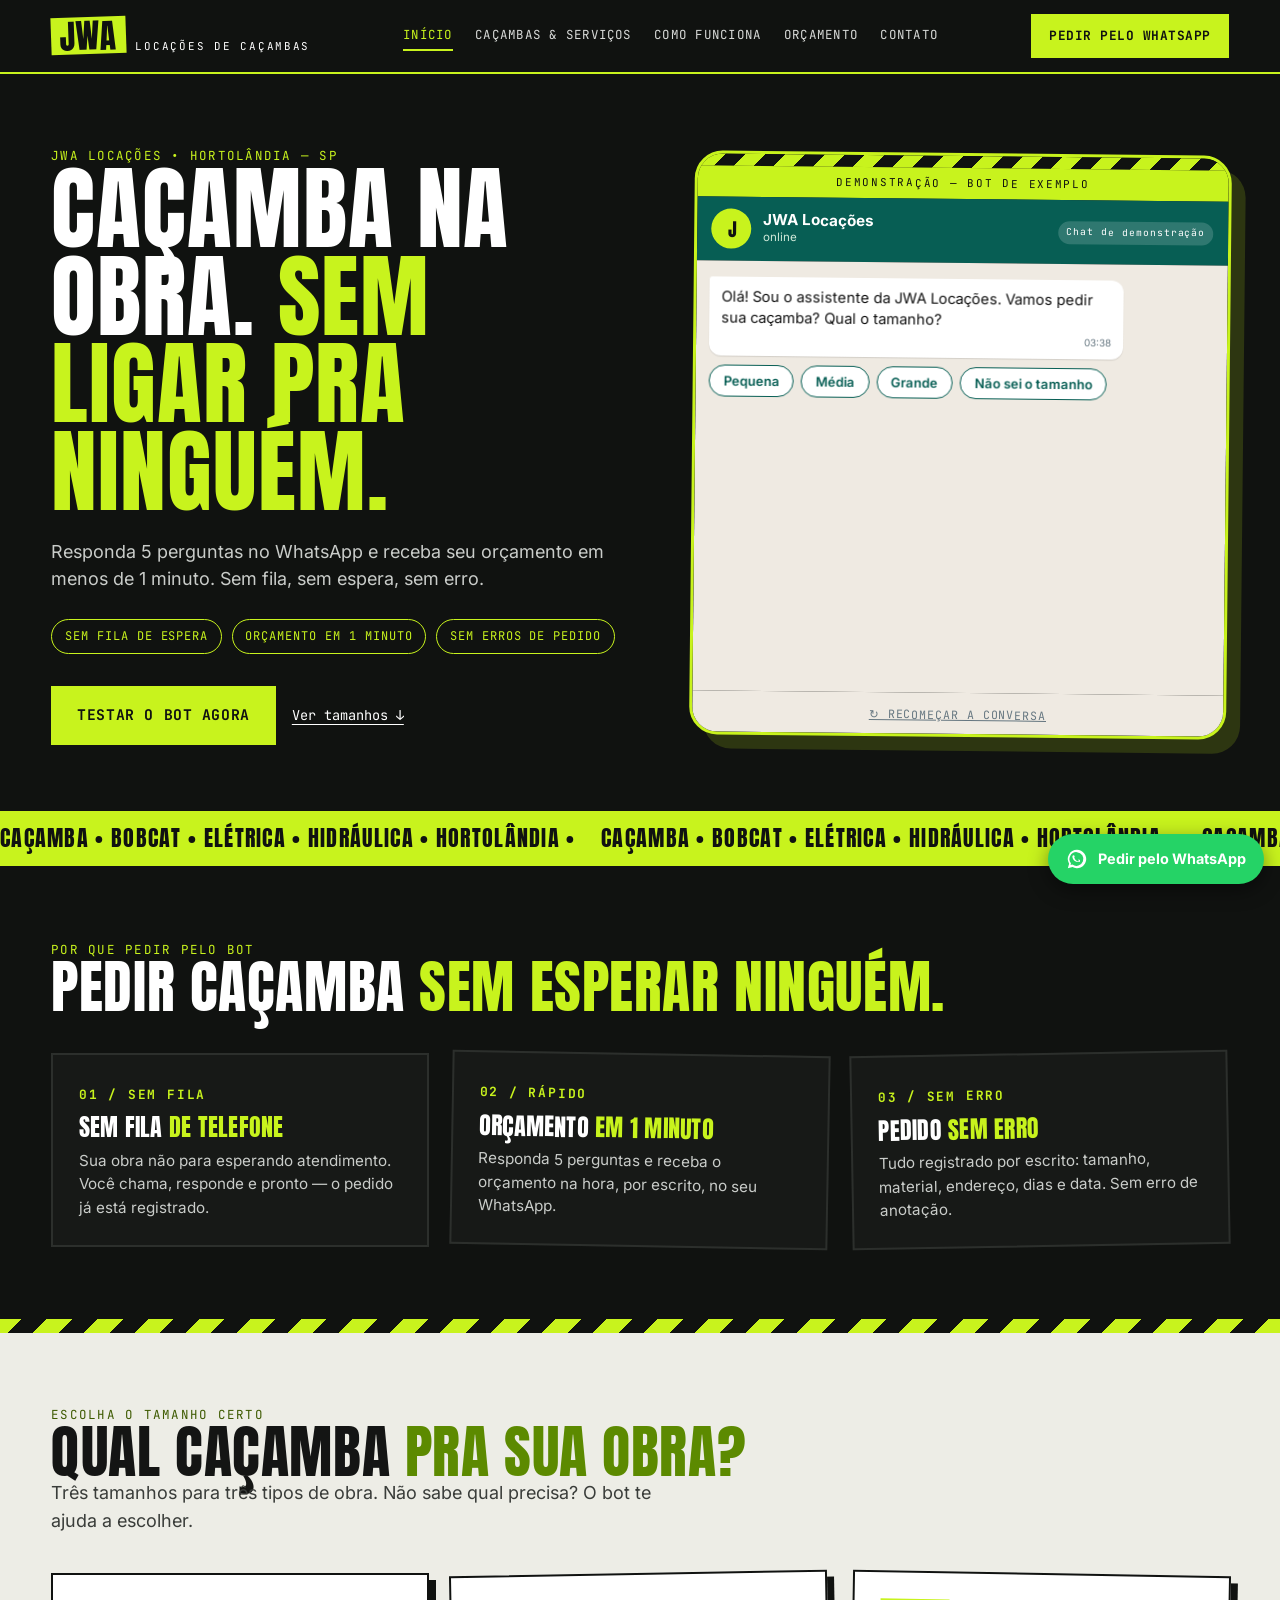
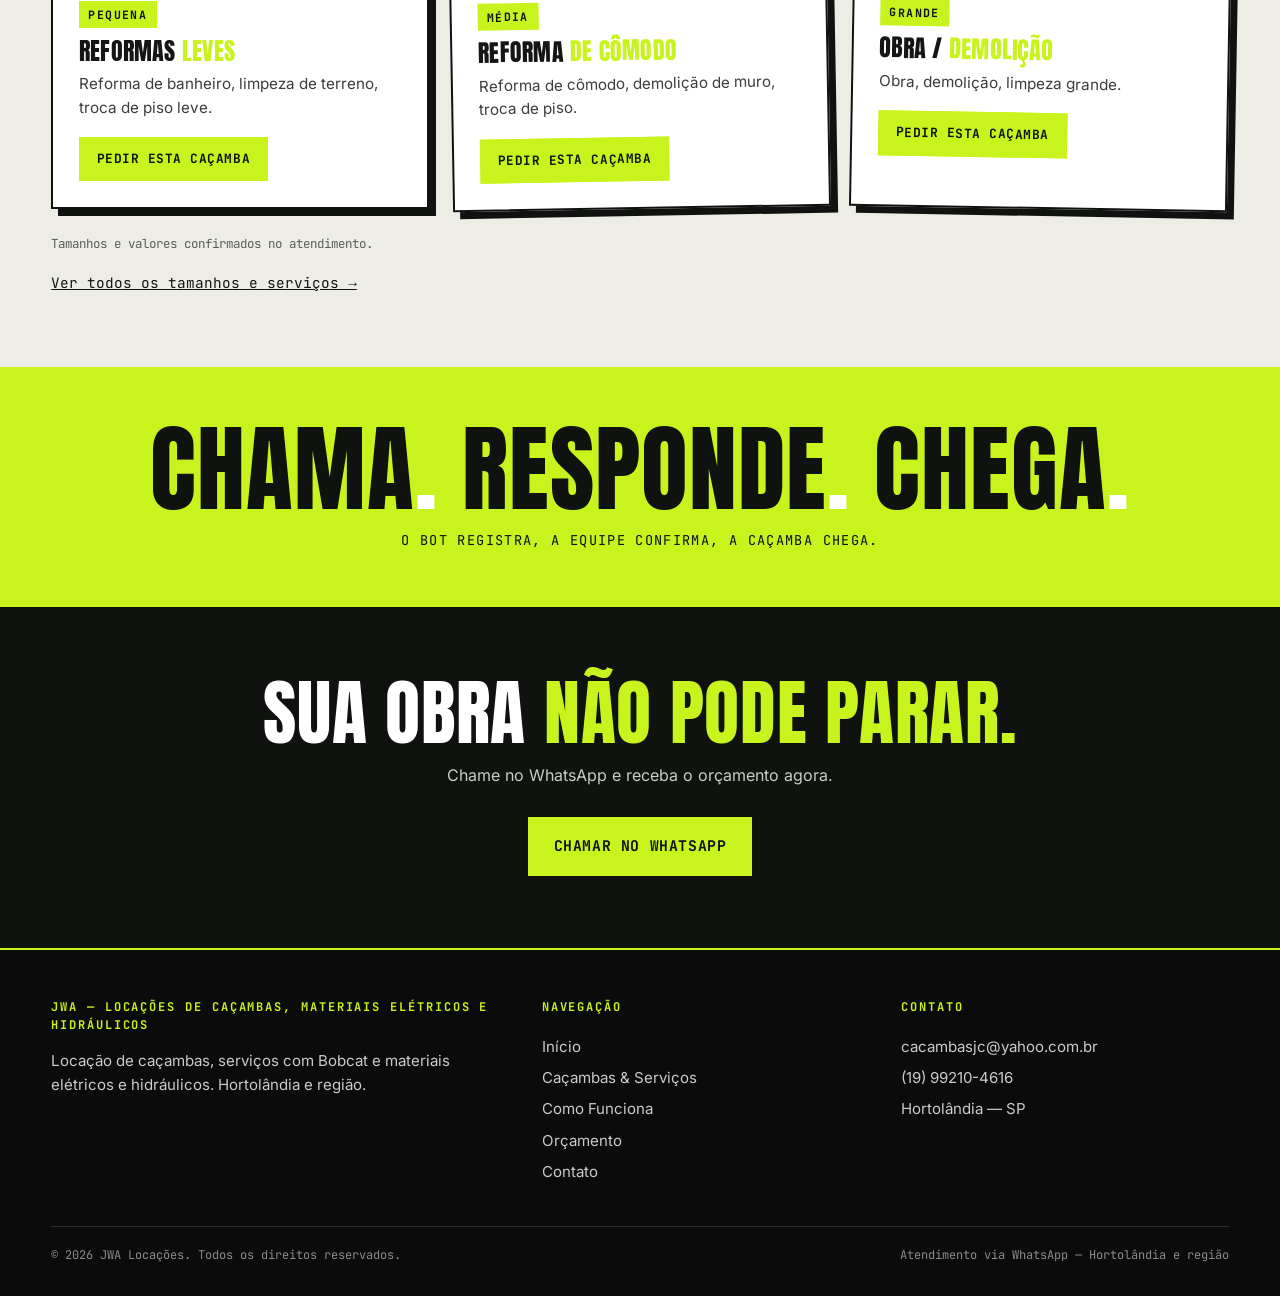
<file: index.html>
<!DOCTYPE html>
<html lang="pt-BR">
<head>
<meta charset="UTF-8">
<meta name="viewport" content="width=device-width, initial-scale=1.0">
<title>JWA Locações de Caçambas — Hortolândia/SP | Peça pelo WhatsApp</title>
<meta name="description" content="JWA Locações de Caçambas, Materiais Elétricos e Hidráulicos — Hortolândia e região. Responda 5 perguntas no WhatsApp e receba seu orçamento. Sem fila de telefone.">
<link rel="stylesheet" href="assets/css/style.css">
</head>
<body>
<header class="site">
  <div class="wrap header-in">
    <a class="logo" href="index.html" aria-label="JWA Locações — Início"><span class="mark">JWA</span><span class="word">Locações de Caçambas</span></a>
    <button class="burger" aria-label="Abrir menu" aria-expanded="false">☰</button>
    <nav class="main" aria-label="Navegação principal">
      <a href="index.html" class="active" aria-current="page">Início</a>
      <a href="cacambas.html">Caçambas &amp; Serviços</a>
      <a href="como-funciona.html">Como Funciona</a>
      <a href="orcamento.html">Orçamento</a>
      <a href="contato.html">Contato</a>
    </nav>
    <a class="btn small nav-cta" href="#bot-phone">Pedir pelo WhatsApp</a>
  </div>
</header>

<main>
  <div class="wrap hero">
    <div>
      <p class="eyebrow">JWA Locações • Hortolândia — SP</p>
      <h1>Caçamba na obra. <span>Sem ligar pra ninguém.</span></h1>
      <p class="lead">Responda 5 perguntas no WhatsApp e receba seu orçamento em menos de 1 minuto. Sem fila, sem espera, sem erro.</p>
      <div class="chips">
        <span class="chip">Sem fila de espera</span>
        <span class="chip">Orçamento em 1 minuto</span>
        <span class="chip">Sem erros de pedido</span>
      </div>
      <div class="hero-cta">
        <a class="btn" href="#bot-phone" data-restart-bot>Testar o bot agora</a>
        <a class="link" href="cacambas.html">Ver tamanhos ↓</a>
      </div>
    </div>
    <div class="phone" id="bot-phone">
      <div class="phone-label">Demonstração — bot de exemplo</div>
      <div class="wa-head">
        <div class="wa-avatar">J</div>
        <div><div class="nm">JWA Locações</div><div class="st">online</div></div>
        <span class="tag-demo">Chat de demonstração</span>
      </div>
      <div class="chat" id="chat" aria-live="polite"></div>
      <div class="chat-input" id="chat-input-row" style="display:none">
        <input type="text" id="chat-text" placeholder="Digite aqui" aria-label="Sua resposta">
        <button type="button" id="chat-send">Enviar</button>
      </div>
      <div class="chat-reset"><button type="button" id="chat-restart">↻ Recomeçar a conversa</button></div>
    </div>
  </div>

  <div class="ticker" aria-hidden="true">
    <div class="ticker-track">
      <span>Caçamba • Bobcat • Elétrica • Hidráulica • Hortolândia •&nbsp;</span>
      <span>Caçamba • Bobcat • Elétrica • Hidráulica • Hortolândia •&nbsp;</span>
      <span>Caçamba • Bobcat • Elétrica • Hidráulica • Hortolândia •&nbsp;</span>
      <span>Caçamba • Bobcat • Elétrica • Hidráulica • Hortolândia •&nbsp;</span>
    </div>
  </div>

  <section class="block">
    <div class="wrap">
      <div class="sec-head">
        <p class="eyebrow">Por que pedir pelo bot</p>
        <h2>Pedir caçamba <span>sem esperar ninguém.</span></h2>
      </div>
      <div class="cards">
        <article class="card"><span class="num">01 / SEM FILA</span><h3>Sem fila <span>de telefone</span></h3><p>Sua obra não para esperando atendimento. Você chama, responde e pronto — o pedido já está registrado.</p></article>
        <article class="card"><span class="num">02 / RÁPIDO</span><h3>Orçamento <span>em 1 minuto</span></h3><p>Responda 5 perguntas e receba o orçamento na hora, por escrito, no seu WhatsApp.</p></article>
        <article class="card"><span class="num">03 / SEM ERRO</span><h3>Pedido <span>sem erro</span></h3><p>Tudo registrado por escrito: tamanho, material, endereço, dias e data. Sem erro de anotação.</p></article>
      </div>
    </div>
  </section>

  <div class="hazard" aria-hidden="true"></div>

  <section class="block light">
    <div class="wrap">
      <div class="sec-head">
        <p class="eyebrow dark">Escolha o tamanho certo</p>
        <h2>Qual caçamba <span>pra sua obra?</span></h2>
        <p class="lead dark">Três tamanhos para três tipos de obra. Não sabe qual precisa? O bot te ajuda a escolher.</p>
      </div>
      <div class="cards">
        <article class="card"><span class="size-tag">Pequena</span><h3>Reformas <span>leves</span></h3><p>Reforma de banheiro, limpeza de terreno, troca de piso leve.</p><a class="btn small" href="#bot-phone" data-restart-bot>Pedir esta caçamba</a></article>
        <article class="card"><span class="size-tag">Média</span><h3>Reforma <span>de cômodo</span></h3><p>Reforma de cômodo, demolição de muro, troca de piso.</p><a class="btn small" href="#bot-phone" data-restart-bot>Pedir esta caçamba</a></article>
        <article class="card"><span class="size-tag">Grande</span><h3>Obra / <span>Demolição</span></h3><p>Obra, demolição, limpeza grande.</p><a class="btn small" href="#bot-phone" data-restart-bot>Pedir esta caçamba</a></article>
      </div>
      <p class="footnote">Tamanhos e valores confirmados no atendimento.</p>
      <p style="margin-top:1rem"><a href="cacambas.html" style="font-family:var(--mono);font-size:.9rem">Ver todos os tamanhos e serviços →</a></p>
    </div>
  </section>

  <div class="process-band">
    <div class="wrap">
      <h2>Chama<span class="dot">.</span> Responde<span class="dot">.</span> Chega<span class="dot">.</span></h2>
      <p>O bot registra, a equipe confirma, a caçamba chega.</p>
    </div>
  </div>

  <section class="cta-band">
    <div class="wrap">
      <h2>Sua obra <span>não pode parar.</span></h2>
      <p>Chame no WhatsApp e receba o orçamento agora.</p>
      <a class="btn" href="#bot-phone" data-restart-bot>Chamar no WhatsApp</a>
    </div>
  </section>
</main>

<footer class="site">
  <div class="wrap">
    <div class="foot-grid">
      <div>
        <h4>JWA — Locações de Caçambas, Materiais Elétricos e Hidráulicos</h4>
        <p style="color:#c9ccc9;font-size:.94rem">Locação de caçambas, serviços com Bobcat e materiais elétricos e hidráulicos. Hortolândia e região.</p>
      </div>
      <div>
        <h4>Navegação</h4>
        <a href="index.html">Início</a>
        <a href="cacambas.html">Caçambas &amp; Serviços</a>
        <a href="como-funciona.html">Como Funciona</a>
        <a href="orcamento.html">Orçamento</a>
        <a href="contato.html">Contato</a>
      </div>
      <div>
        <h4>Contato</h4>
        <a href="mailto:cacambasjc@yahoo.com.br">cacambasjc@yahoo.com.br</a>
        <a href="tel:+5519992104616">(19) 99210-4616</a>
        <a href="contato.html">Hortolândia — SP</a>
      </div>
    </div>
    <div class="copy"><span>© 2026 JWA Locações. Todos os direitos reservados.</span><span>Atendimento via WhatsApp — Hortolândia e região</span></div>
  </div>
</footer>

<a class="sticky-wa" href="#bot-phone" aria-label="Pedir pelo WhatsApp">
  <svg width="22" height="22" viewBox="0 0 24 24" fill="none" aria-hidden="true"><path d="M12 2a10 10 0 0 0-8.6 15.1L2 22l5.1-1.3A10 10 0 1 0 12 2Z" fill="#fff"/><path d="M12 4.5A7.5 7.5 0 0 0 5.4 16.6L5 18.5l2-.5A7.5 7.5 0 1 0 12 4.5Z" fill="#25D366"/><path d="M9 8.8c-.3 2.5 1.7 5.4 4.4 5.9l.7-.6-.9-1.2 1-.4c.5.2 1 .6 1.1 1.1.2.8-.3 1.6-1.1 1.7-3.3.4-6.9-2.2-7.2-5.6-.1-.8.4-1.5 1.1-1.7.5-.1 1 .1 1.2.6l.3.8-.6.4Z" fill="#fff"/></svg>
  Pedir pelo WhatsApp
</a>

<script src="assets/js/main.js"></script>
</body>
</html>
</file>
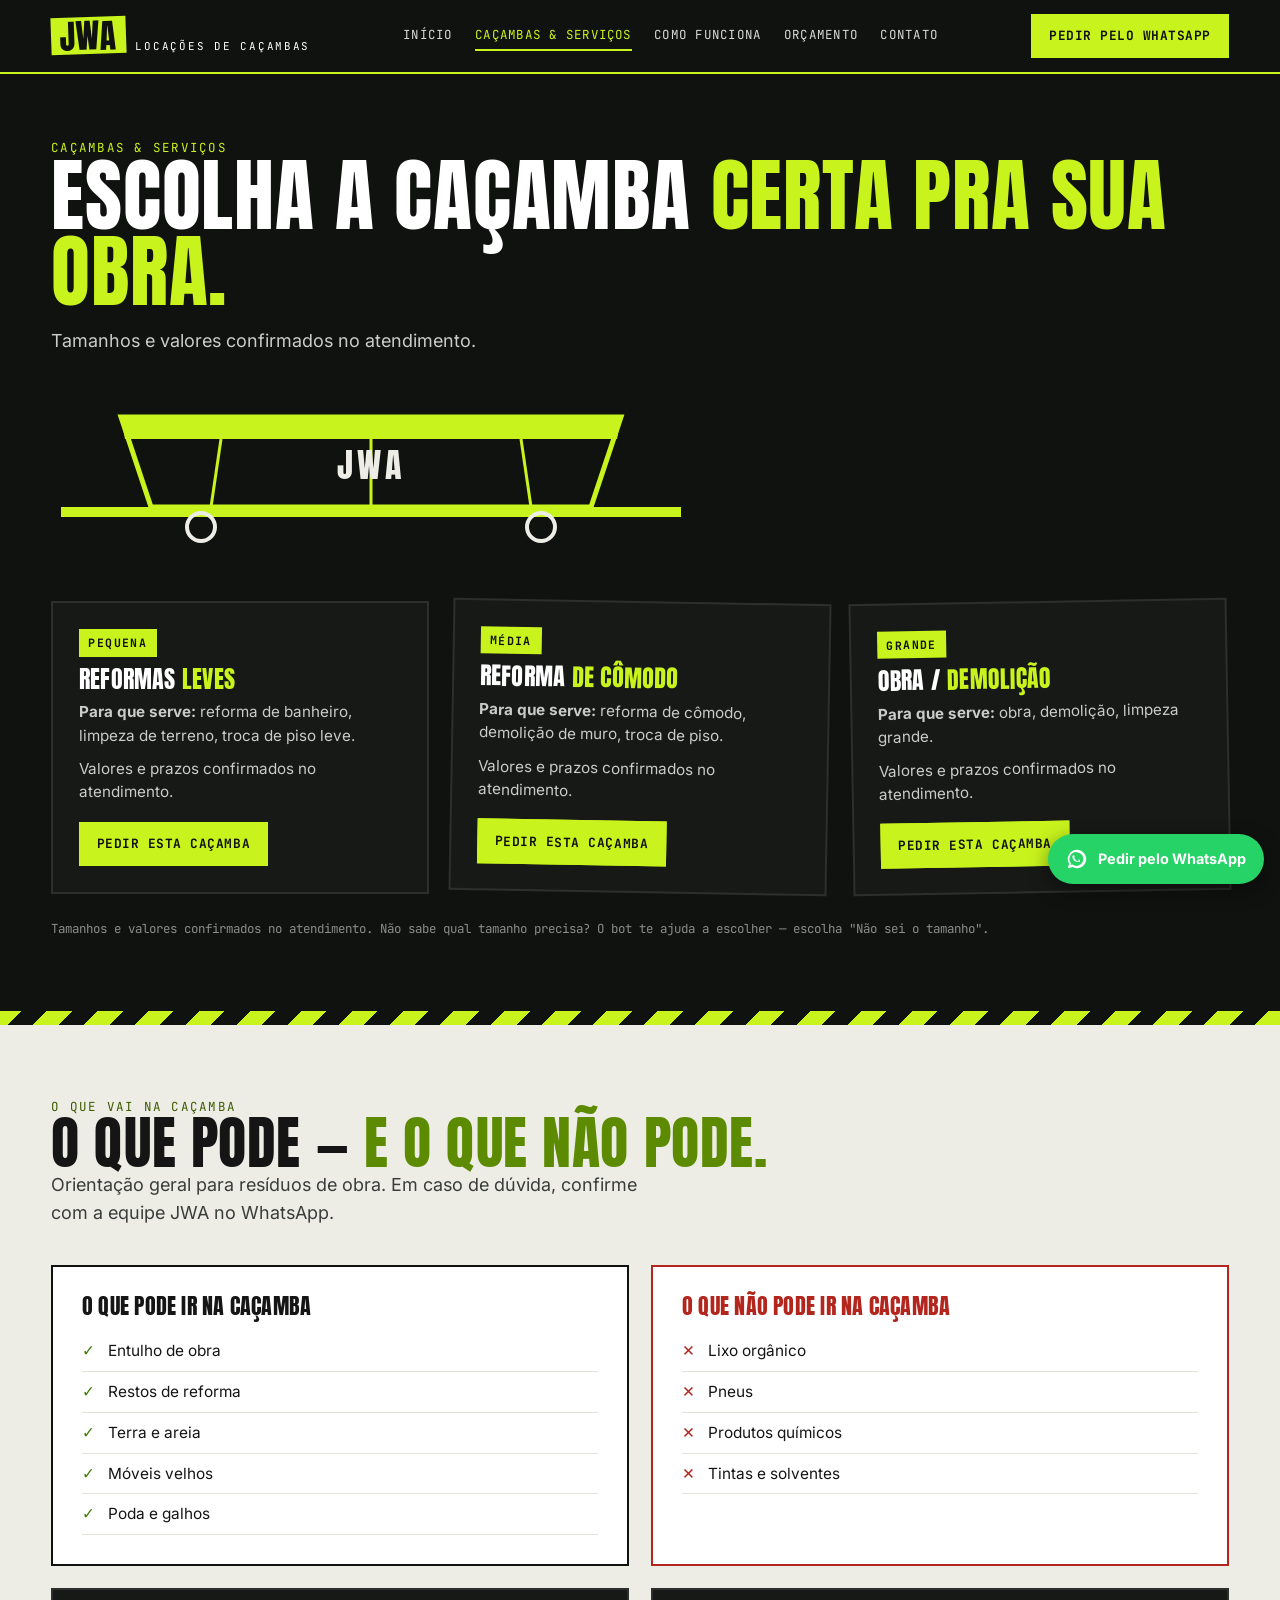
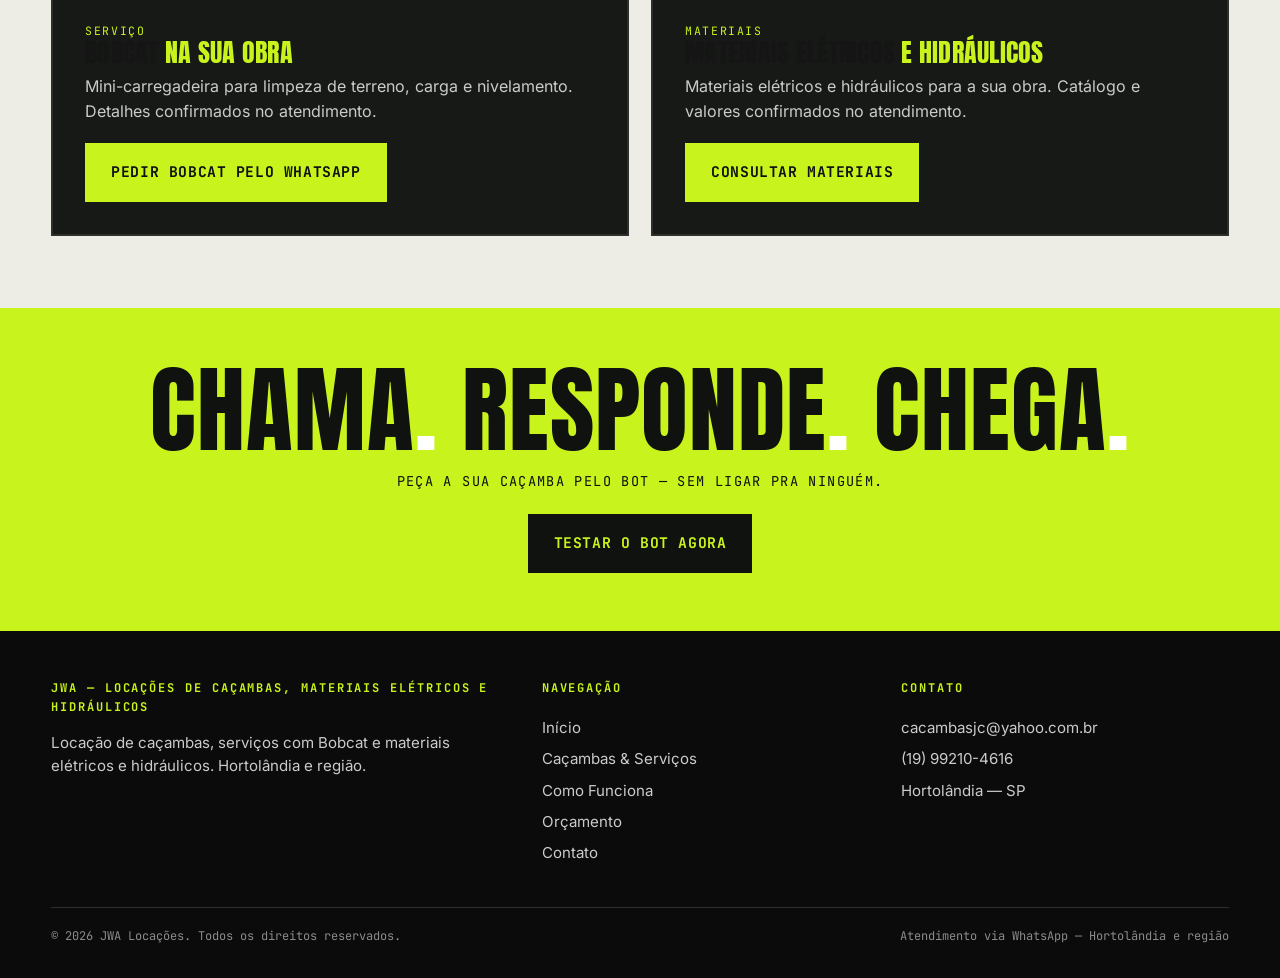
<file: cacambas.html>
<!DOCTYPE html>
<html lang="pt-BR">
<head>
<meta charset="UTF-8">
<meta name="viewport" content="width=device-width, initial-scale=1.0">
<title>Caçambas &amp; Serviços — JWA Locações de Caçambas | Hortolândia/SP</title>
<meta name="description" content="Caçambas Pequena, Média e Grande para reforma, demolição e limpeza. Serviços com Bobcat e materiais elétricos e hidráulicos. Hortolândia e região.">
<link rel="stylesheet" href="assets/css/style.css">
</head>
<body>
<header class="site">
  <div class="wrap header-in">
    <a class="logo" href="index.html" aria-label="JWA Locações — Início"><span class="mark">JWA</span><span class="word">Locações de Caçambas</span></a>
    <button class="burger" aria-label="Abrir menu" aria-expanded="false">☰</button>
    <nav class="main" aria-label="Navegação principal">
      <a href="index.html">Início</a>
      <a href="cacambas.html" class="active" aria-current="page">Caçambas &amp; Serviços</a>
      <a href="como-funciona.html">Como Funciona</a>
      <a href="orcamento.html">Orçamento</a>
      <a href="contato.html">Contato</a>
    </nav>
    <a class="btn small nav-cta" href="index.html#bot-phone">Pedir pelo WhatsApp</a>
  </div>
</header>

<main>
  <div class="wrap page-hero">
    <p class="eyebrow">Caçambas &amp; Serviços</p>
    <h1>Escolha a caçamba <span>certa pra sua obra.</span></h1>
    <p class="lead">Tamanhos e valores confirmados no atendimento.</p>
    <svg viewBox="0 0 640 170" role="img" aria-label="Ilustração de uma caçamba" style="margin-top:2rem;max-width:640px">
      <rect x="10" y="120" width="620" height="10" fill="#C8F31D"/>
      <path d="M70 30 L570 30 L540 120 L100 120 Z" fill="none" stroke="#C8F31D" stroke-width="5"/>
      <path d="M70 30 L570 30 L566 52 L74 52 Z" fill="#C8F31D"/>
      <line x1="170" y1="52" x2="160" y2="120" stroke="#C8F31D" stroke-width="3"/>
      <line x1="320" y1="52" x2="320" y2="120" stroke="#C8F31D" stroke-width="3"/>
      <line x1="470" y1="52" x2="480" y2="120" stroke="#C8F31D" stroke-width="3"/>
      <circle cx="150" cy="140" r="14" fill="none" stroke="#EDEDE6" stroke-width="4"/>
      <circle cx="490" cy="140" r="14" fill="none" stroke="#EDEDE6" stroke-width="4"/>
      <text x="320" y="92" text-anchor="middle" font-family="Anton, sans-serif" font-size="34" fill="#EDEDE6" letter-spacing="4">JWA</text>
    </svg>
  </div>

  <section class="block" style="padding-top:0">
    <div class="wrap">
      <div class="cards">
        <article class="card"><span class="size-tag">Pequena</span><h3>Reformas <span>leves</span></h3><p><strong>Para que serve:</strong> reforma de banheiro, limpeza de terreno, troca de piso leve.</p><p style="margin-top:.6rem">Valores e prazos confirmados no atendimento.</p><a class="btn small" href="index.html#bot-phone">Pedir esta caçamba</a></article>
        <article class="card"><span class="size-tag">Média</span><h3>Reforma <span>de cômodo</span></h3><p><strong>Para que serve:</strong> reforma de cômodo, demolição de muro, troca de piso.</p><p style="margin-top:.6rem">Valores e prazos confirmados no atendimento.</p><a class="btn small" href="index.html#bot-phone">Pedir esta caçamba</a></article>
        <article class="card"><span class="size-tag">Grande</span><h3>Obra / <span>Demolição</span></h3><p><strong>Para que serve:</strong> obra, demolição, limpeza grande.</p><p style="margin-top:.6rem">Valores e prazos confirmados no atendimento.</p><a class="btn small" href="index.html#bot-phone">Pedir esta caçamba</a></article>
      </div>
      <p class="footnote">Tamanhos e valores confirmados no atendimento. Não sabe qual tamanho precisa? O bot te ajuda a escolher — escolha "Não sei o tamanho".</p>
    </div>
  </section>

  <div class="hazard" aria-hidden="true"></div>

  <section class="block light">
    <div class="wrap">
      <div class="sec-head">
        <p class="eyebrow dark">O que vai na caçamba</p>
        <h2>O que pode — <span>e o que não pode.</span></h2>
        <p class="lead dark">Orientação geral para resíduos de obra. Em caso de dúvida, confirme com a equipe JWA no WhatsApp.</p>
      </div>
      <div class="cols2">
        <div class="list-box">
          <h3>O que pode ir na caçamba</h3>
          <ul>
            <li>Entulho de obra</li>
            <li>Restos de reforma</li>
            <li>Terra e areia</li>
            <li>Móveis velhos</li>
            <li>Poda e galhos</li>
          </ul>
        </div>
        <div class="list-box no">
          <h3>O que NÃO pode ir na caçamba</h3>
          <ul>
            <li>Lixo orgânico</li>
            <li>Pneus</li>
            <li>Produtos químicos</li>
            <li>Tintas e solventes</li>
          </ul>
        </div>
      </div>

      <div class="svc">
        <div class="svc-box">
          <p class="tag" style="color:var(--lime)">Serviço</p>
          <h3>Bobcat <span>na sua obra</span></h3>
          <p>Mini-carregadeira para limpeza de terreno, carga e nivelamento. Detalhes confirmados no atendimento.</p>
          <a class="btn" href="index.html#bot-phone">Pedir Bobcat pelo WhatsApp</a>
        </div>
        <div class="svc-box">
          <p class="tag" style="color:var(--lime)">Materiais</p>
          <h3>Materiais elétricos <span>e hidráulicos</span></h3>
          <p>Materiais elétricos e hidráulicos para a sua obra. Catálogo e valores confirmados no atendimento.</p>
          <a class="btn" href="contato.html">Consultar materiais</a>
        </div>
      </div>
    </div>
  </section>

  <div class="process-band">
    <div class="wrap">
      <h2>Chama<span class="dot">.</span> Responde<span class="dot">.</span> Chega<span class="dot">.</span></h2>
      <p>Peça a sua caçamba pelo bot — sem ligar pra ninguém.</p>
      <p style="margin-top:1.4rem"><a class="btn dark" href="index.html#bot-phone">Testar o bot agora</a></p>
    </div>
  </div>
</main>

<footer class="site">
  <div class="wrap">
    <div class="foot-grid">
      <div>
        <h4>JWA — Locações de Caçambas, Materiais Elétricos e Hidráulicos</h4>
        <p style="color:#c9ccc9;font-size:.94rem">Locação de caçambas, serviços com Bobcat e materiais elétricos e hidráulicos. Hortolândia e região.</p>
      </div>
      <div>
        <h4>Navegação</h4>
        <a href="index.html">Início</a>
        <a href="cacambas.html">Caçambas &amp; Serviços</a>
        <a href="como-funciona.html">Como Funciona</a>
        <a href="orcamento.html">Orçamento</a>
        <a href="contato.html">Contato</a>
      </div>
      <div>
        <h4>Contato</h4>
        <a href="mailto:cacambasjc@yahoo.com.br">cacambasjc@yahoo.com.br</a>
        <a href="tel:+5519992104616">(19) 99210-4616</a>
        <a href="contato.html">Hortolândia — SP</a>
      </div>
    </div>
    <div class="copy"><span>© 2026 JWA Locações. Todos os direitos reservados.</span><span>Atendimento via WhatsApp — Hortolândia e região</span></div>
  </div>
</footer>

<a class="sticky-wa" href="index.html#bot-phone" aria-label="Pedir pelo WhatsApp">
  <svg width="22" height="22" viewBox="0 0 24 24" fill="none" aria-hidden="true"><path d="M12 2a10 10 0 0 0-8.6 15.1L2 22l5.1-1.3A10 10 0 1 0 12 2Z" fill="#fff"/><path d="M12 4.5A7.5 7.5 0 0 0 5.4 16.6L5 18.5l2-.5A7.5 7.5 0 1 0 12 4.5Z" fill="#25D366"/><path d="M9 8.8c-.3 2.5 1.7 5.4 4.4 5.9l.7-.6-.9-1.2 1-.4c.5.2 1 .6 1.1 1.1.2.8-.3 1.6-1.1 1.7-3.3.4-6.9-2.2-7.2-5.6-.1-.8.4-1.5 1.1-1.7.5-.1 1 .1 1.2.6l.3.8-.6.4Z" fill="#fff"/></svg>
  Pedir pelo WhatsApp
</a>

<script src="assets/js/main.js"></script>
</body>
</html>
</file>
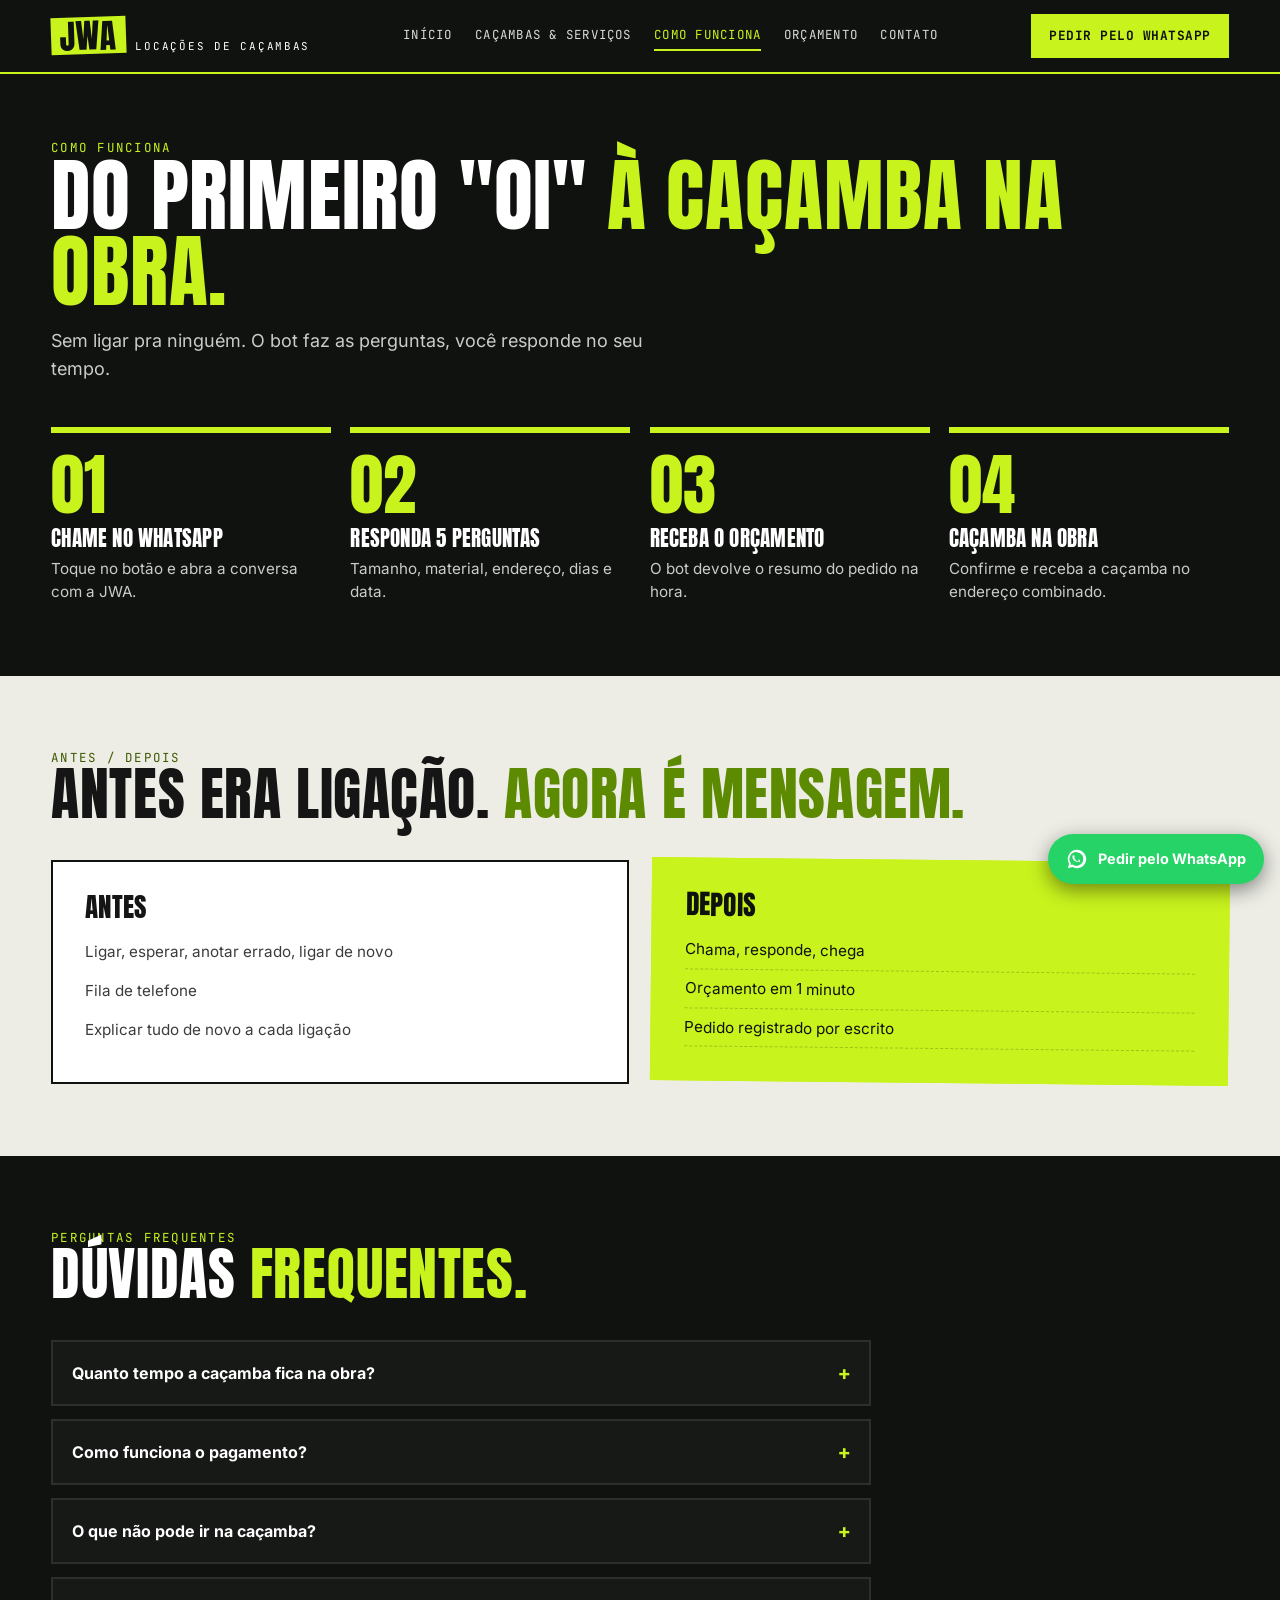
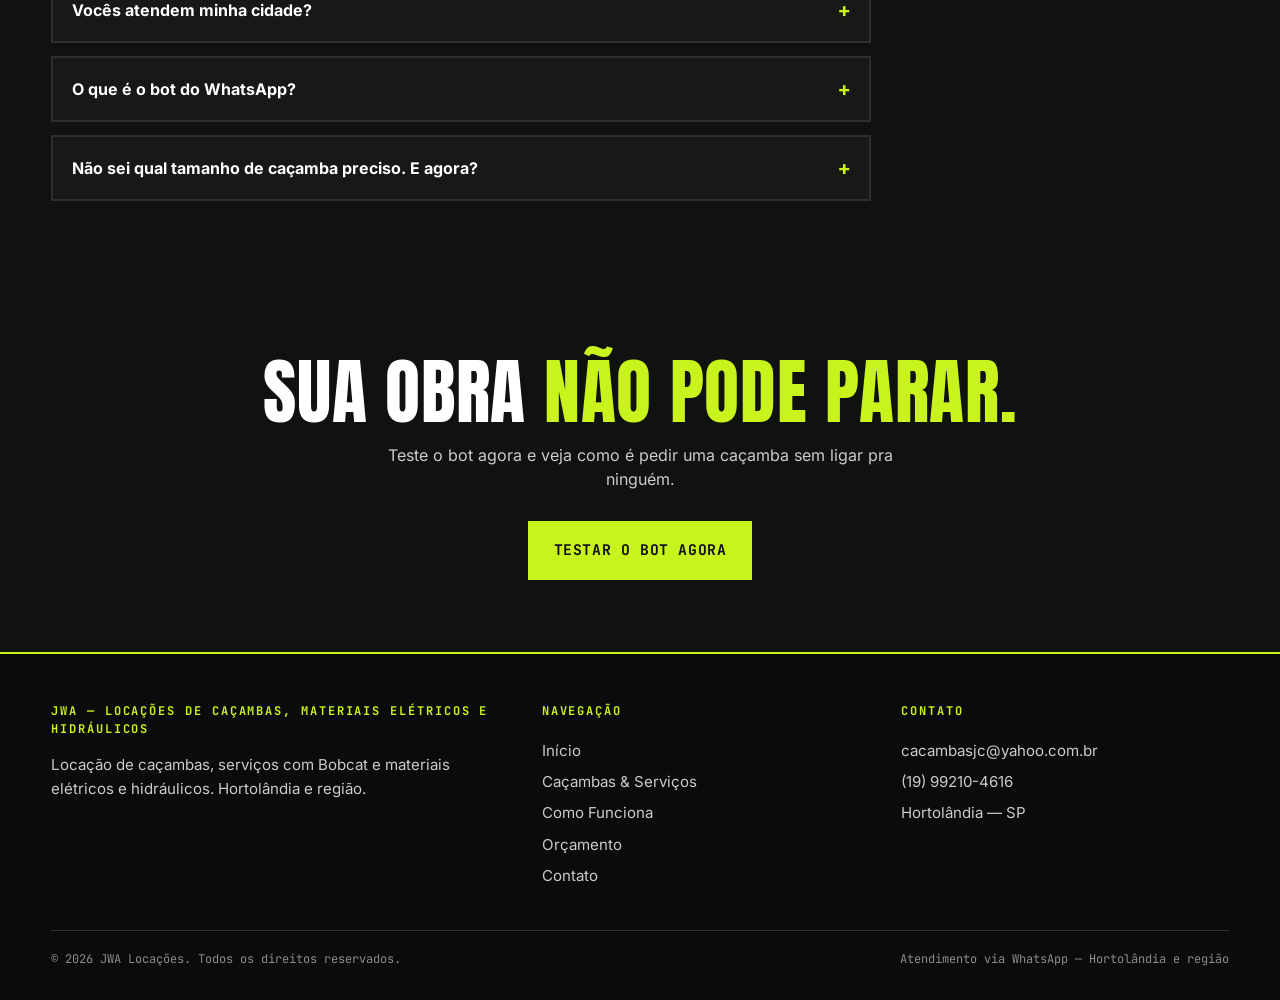
<file: como-funciona.html>
<!DOCTYPE html>
<html lang="pt-BR">
<head>
<meta charset="UTF-8">
<meta name="viewport" content="width=device-width, initial-scale=1.0">
<title>Como Funciona — JWA Locações de Caçambas | Hortolândia/SP</title>
<meta name="description" content="Do primeiro oi à caçamba na obra: chame no WhatsApp, responda 5 perguntas, receba o orçamento e confirme a entrega. Sem ligar pra ninguém.">
<link rel="stylesheet" href="assets/css/style.css">
</head>
<body>
<header class="site">
  <div class="wrap header-in">
    <a class="logo" href="index.html" aria-label="JWA Locações — Início"><span class="mark">JWA</span><span class="word">Locações de Caçambas</span></a>
    <button class="burger" aria-label="Abrir menu" aria-expanded="false">☰</button>
    <nav class="main" aria-label="Navegação principal">
      <a href="index.html">Início</a>
      <a href="cacambas.html">Caçambas &amp; Serviços</a>
      <a href="como-funciona.html" class="active" aria-current="page">Como Funciona</a>
      <a href="orcamento.html">Orçamento</a>
      <a href="contato.html">Contato</a>
    </nav>
    <a class="btn small nav-cta" href="index.html#bot-phone">Pedir pelo WhatsApp</a>
  </div>
</header>

<main>
  <div class="wrap page-hero">
    <p class="eyebrow">Como Funciona</p>
    <h1>Do primeiro "oi" <span>à caçamba na obra.</span></h1>
    <p class="lead">Sem ligar pra ninguém. O bot faz as perguntas, você responde no seu tempo.</p>
  </div>

  <section class="block" style="padding-top:0">
    <div class="wrap">
      <div class="steps">
        <div class="step"><div class="big">01</div><h3>Chame no WhatsApp</h3><p>Toque no botão e abra a conversa com a JWA.</p></div>
        <div class="step"><div class="big">02</div><h3>Responda 5 perguntas</h3><p>Tamanho, material, endereço, dias e data.</p></div>
        <div class="step"><div class="big">03</div><h3>Receba o orçamento</h3><p>O bot devolve o resumo do pedido na hora.</p></div>
        <div class="step"><div class="big">04</div><h3>Caçamba na obra</h3><p>Confirme e receba a caçamba no endereço combinado.</p></div>
      </div>
    </div>
  </section>

  <section class="block light">
    <div class="wrap">
      <div class="sec-head">
        <p class="eyebrow dark">Antes / Depois</p>
        <h2>Antes era ligação. <span>Agora é mensagem.</span></h2>
      </div>
      <div class="ba">
        <div class="ba-box" style="background:#fff;border-color:var(--asphalt)">
          <h3 style="color:var(--ink)">Antes</h3>
          <ul style="color:#3a3d3a">
            <li>Ligar, esperar, anotar errado, ligar de novo</li>
            <li>Fila de telefone</li>
            <li>Explicar tudo de novo a cada ligação</li>
          </ul>
        </div>
        <div class="ba-box after">
          <h3>Depois</h3>
          <ul>
            <li>Chama, responde, chega</li>
            <li>Orçamento em 1 minuto</li>
            <li>Pedido registrado por escrito</li>
          </ul>
        </div>
      </div>
    </div>
  </section>

  <section class="block">
    <div class="wrap">
      <div class="sec-head">
        <p class="eyebrow">Perguntas frequentes</p>
        <h2>Dúvidas <span>frequentes.</span></h2>
      </div>
      <div class="faq">
        <div class="faq-item">
          <button type="button" aria-expanded="false">Quanto tempo a caçamba fica na obra? <span class="pm">+</span></button>
          <div class="ans"><p>O período é confirmado no atendimento, conforme o prazo que você escolher no bot (3, 5, 7 ou 10 dias).</p></div>
        </div>
        <div class="faq-item">
          <button type="button" aria-expanded="false">Como funciona o pagamento? <span class="pm">+</span></button>
          <div class="ans"><p>Confirmado no atendimento.</p></div>
        </div>
        <div class="faq-item">
          <button type="button" aria-expanded="false">O que não pode ir na caçamba? <span class="pm">+</span></button>
          <div class="ans"><p>Lixo orgânico, pneus, produtos químicos, tintas e solventes.</p></div>
        </div>
        <div class="faq-item">
          <button type="button" aria-expanded="false">Vocês atendem minha cidade? <span class="pm">+</span></button>
          <div class="ans"><p>Atendemos Hortolândia e região. Confirme seu bairro no bot ou no WhatsApp.</p></div>
        </div>
        <div class="faq-item">
          <button type="button" aria-expanded="false">O que é o bot do WhatsApp? <span class="pm">+</span></button>
          <div class="ans"><p>Um assistente que recebe seu pedido em 5 perguntas, sem fila de telefone. Você responde tamanho, material, endereço, dias e data — e recebe o resumo do pedido na hora.</p></div>
        </div>
        <div class="faq-item">
          <button type="button" aria-expanded="false">Não sei qual tamanho de caçamba preciso. E agora? <span class="pm">+</span></button>
          <div class="ans"><p>Escolha "Não sei o tamanho" no bot. A equipe JWA te ajuda a escolher conforme o tipo da sua obra.</p></div>
        </div>
      </div>
    </div>
  </section>

  <section class="cta-band">
    <div class="wrap">
      <h2>Sua obra <span>não pode parar.</span></h2>
      <p>Teste o bot agora e veja como é pedir uma caçamba sem ligar pra ninguém.</p>
      <a class="btn" href="index.html#bot-phone">Testar o bot agora</a>
    </div>
  </section>
</main>

<footer class="site">
  <div class="wrap">
    <div class="foot-grid">
      <div>
        <h4>JWA — Locações de Caçambas, Materiais Elétricos e Hidráulicos</h4>
        <p style="color:#c9ccc9;font-size:.94rem">Locação de caçambas, serviços com Bobcat e materiais elétricos e hidráulicos. Hortolândia e região.</p>
      </div>
      <div>
        <h4>Navegação</h4>
        <a href="index.html">Início</a>
        <a href="cacambas.html">Caçambas &amp; Serviços</a>
        <a href="como-funciona.html">Como Funciona</a>
        <a href="orcamento.html">Orçamento</a>
        <a href="contato.html">Contato</a>
      </div>
      <div>
        <h4>Contato</h4>
        <a href="mailto:cacambasjc@yahoo.com.br">cacambasjc@yahoo.com.br</a>
        <a href="tel:+5519992104616">(19) 99210-4616</a>
        <a href="contato.html">Hortolândia — SP</a>
      </div>
    </div>
    <div class="copy"><span>© 2026 JWA Locações. Todos os direitos reservados.</span><span>Atendimento via WhatsApp — Hortolândia e região</span></div>
  </div>
</footer>

<a class="sticky-wa" href="index.html#bot-phone" aria-label="Pedir pelo WhatsApp">
  <svg width="22" height="22" viewBox="0 0 24 24" fill="none" aria-hidden="true"><path d="M12 2a10 10 0 0 0-8.6 15.1L2 22l5.1-1.3A10 10 0 1 0 12 2Z" fill="#fff"/><path d="M12 4.5A7.5 7.5 0 0 0 5.4 16.6L5 18.5l2-.5A7.5 7.5 0 1 0 12 4.5Z" fill="#25D366"/><path d="M9 8.8c-.3 2.5 1.7 5.4 4.4 5.9l.7-.6-.9-1.2 1-.4c.5.2 1 .6 1.1 1.1.2.8-.3 1.6-1.1 1.7-3.3.4-6.9-2.2-7.2-5.6-.1-.8.4-1.5 1.1-1.7.5-.1 1 .1 1.2.6l.3.8-.6.4Z" fill="#fff"/></svg>
  Pedir pelo WhatsApp
</a>

<script src="assets/js/main.js"></script>
</body>
</html>
</file>
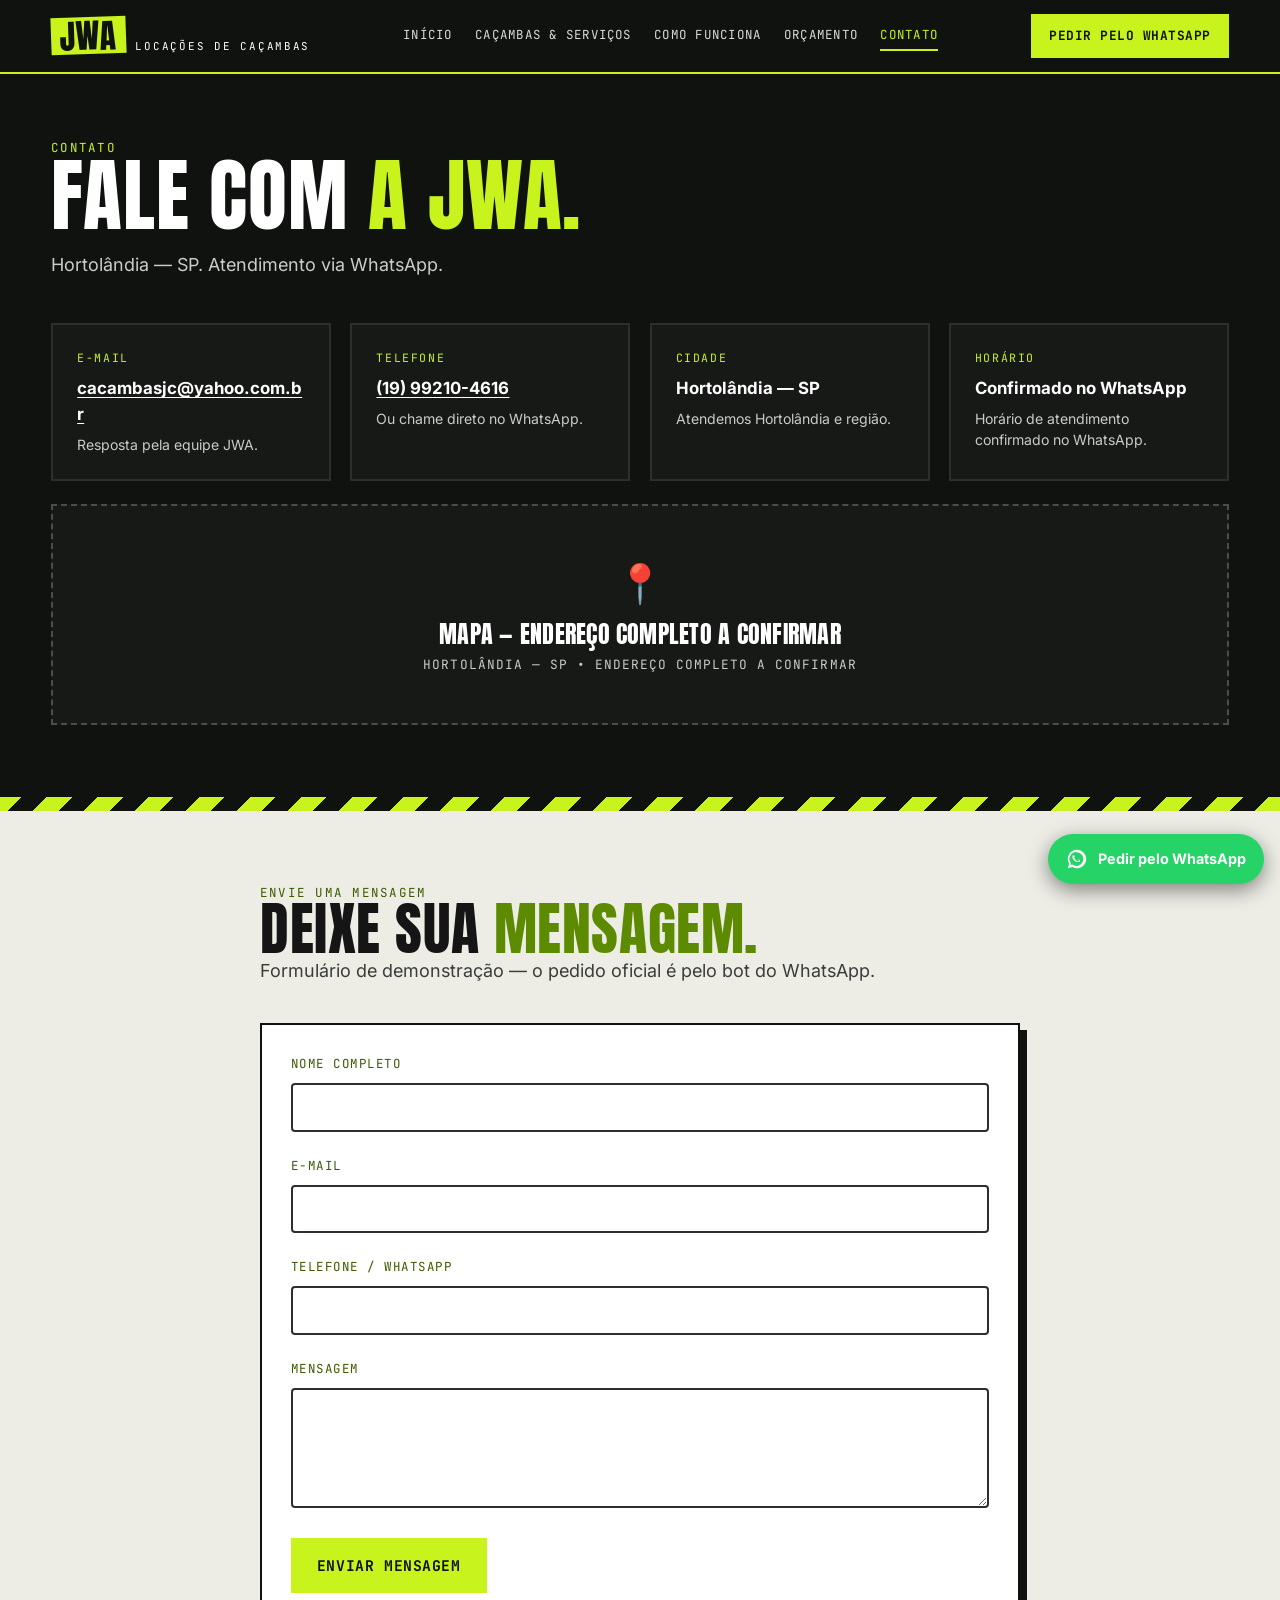
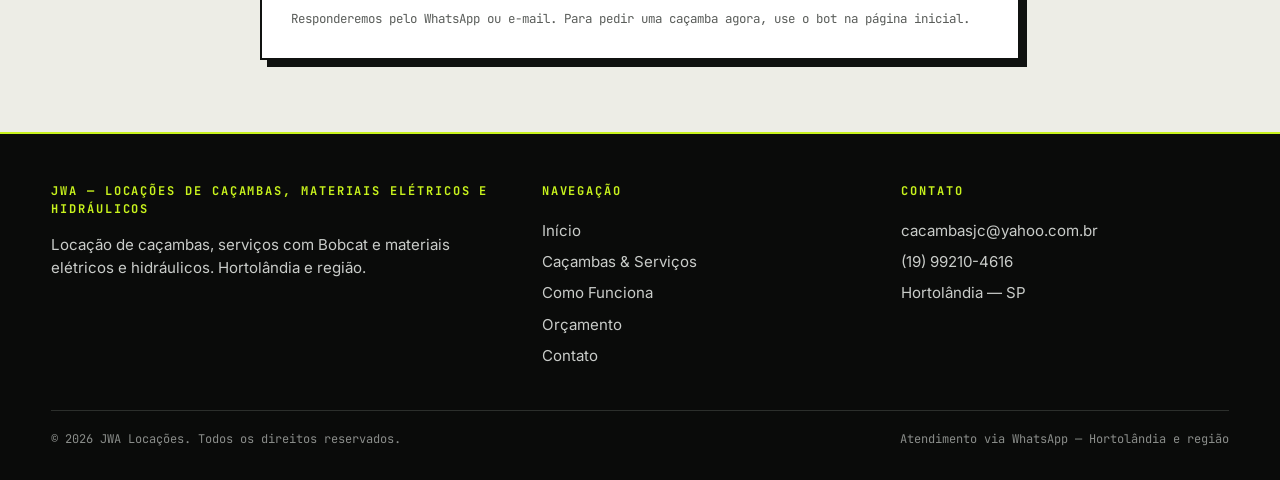
<file: contato.html>
<!DOCTYPE html>
<html lang="pt-BR">
<head>
<meta charset="UTF-8">
<meta name="viewport" content="width=device-width, initial-scale=1.0">
<title>Contato — JWA Locações de Caçambas | Hortolândia/SP</title>
<meta name="description" content="Fale com a JWA Locações de Caçambas — Hortolândia/SP. E-mail cacambasjc@yahoo.com.br, telefone (19) 99210-4616. Atendimento via WhatsApp.">
<link rel="stylesheet" href="assets/css/style.css">
</head>
<body>
<header class="site">
  <div class="wrap header-in">
    <a class="logo" href="index.html" aria-label="JWA Locações — Início"><span class="mark">JWA</span><span class="word">Locações de Caçambas</span></a>
    <button class="burger" aria-label="Abrir menu" aria-expanded="false">☰</button>
    <nav class="main" aria-label="Navegação principal">
      <a href="index.html">Início</a>
      <a href="cacambas.html">Caçambas &amp; Serviços</a>
      <a href="como-funciona.html">Como Funciona</a>
      <a href="orcamento.html">Orçamento</a>
      <a href="contato.html" class="active" aria-current="page">Contato</a>
    </nav>
    <a class="btn small nav-cta" href="index.html#bot-phone">Pedir pelo WhatsApp</a>
  </div>
</header>

<main>
  <div class="wrap page-hero">
    <p class="eyebrow">Contato</p>
    <h1>Fale com <span>a JWA.</span></h1>
    <p class="lead">Hortolândia — SP. Atendimento via WhatsApp.</p>
  </div>

  <section class="block" style="padding-top:0">
    <div class="wrap">
      <div class="contact-cards">
        <div class="ccard"><div class="k">E-mail</div><div class="v"><a href="mailto:cacambasjc@yahoo.com.br">cacambasjc@yahoo.com.br</a></div><p>Resposta pela equipe JWA.</p></div>
        <div class="ccard"><div class="k">Telefone</div><div class="v"><a href="tel:+5519992104616">(19) 99210-4616</a></div><p>Ou chame direto no WhatsApp.</p></div>
        <div class="ccard"><div class="k">Cidade</div><div class="v">Hortolândia — SP</div><p>Atendemos Hortolândia e região.</p></div>
        <div class="ccard"><div class="k">Horário</div><div class="v">Confirmado no WhatsApp</div><p>Horário de atendimento confirmado no WhatsApp.</p></div>
      </div>

      <div class="map-block">
        <div class="pin" aria-hidden="true">📍</div>
        <h3>Mapa — endereço completo a confirmar</h3>
        <p>Hortolândia — SP • Endereço completo a confirmar</p>
      </div>
    </div>
  </section>

  <div class="hazard" aria-hidden="true"></div>

  <section class="block light">
    <div class="wrap" style="max-width:760px">
      <div class="sec-head">
        <p class="eyebrow dark">Envie uma mensagem</p>
        <h2>Deixe sua <span>mensagem.</span></h2>
        <p class="lead dark">Formulário de demonstração — o pedido oficial é pelo bot do WhatsApp.</p>
      </div>
      <form id="contact-form" style="background:#fff;border:2px solid var(--asphalt);padding:1.8rem;box-shadow:7px 7px 0 var(--asphalt)">
        <div class="field"><label for="c-nome" style="color:#3d5a00">Nome completo</label><input type="text" id="c-nome" name="nome" required></div>
        <div class="field"><label for="c-email" style="color:#3d5a00">E-mail</label><input type="email" id="c-email" name="email" required></div>
        <div class="field"><label for="c-tel" style="color:#3d5a00">Telefone / WhatsApp</label><input type="tel" id="c-tel" name="telefone"></div>
        <div class="field"><label for="c-msg" style="color:#3d5a00">Mensagem</label><textarea id="c-msg" name="mensagem" required></textarea></div>
        <button type="submit" class="btn">Enviar mensagem</button>
        <p class="form-ok" id="contact-ok">Mensagem registrada — demonstração. Responderemos pelo WhatsApp ou e-mail.</p>
        <p class="footnote" style="margin-top:1rem">Responderemos pelo WhatsApp ou e-mail. Para pedir uma caçamba agora, use o bot na página inicial.</p>
      </form>
    </div>
  </section>
</main>

<footer class="site">
  <div class="wrap">
    <div class="foot-grid">
      <div>
        <h4>JWA — Locações de Caçambas, Materiais Elétricos e Hidráulicos</h4>
        <p style="color:#c9ccc9;font-size:.94rem">Locação de caçambas, serviços com Bobcat e materiais elétricos e hidráulicos. Hortolândia e região.</p>
      </div>
      <div>
        <h4>Navegação</h4>
        <a href="index.html">Início</a>
        <a href="cacambas.html">Caçambas &amp; Serviços</a>
        <a href="como-funciona.html">Como Funciona</a>
        <a href="orcamento.html">Orçamento</a>
        <a href="contato.html">Contato</a>
      </div>
      <div>
        <h4>Contato</h4>
        <a href="mailto:cacambasjc@yahoo.com.br">cacambasjc@yahoo.com.br</a>
        <a href="tel:+5519992104616">(19) 99210-4616</a>
        <a href="contato.html">Hortolândia — SP</a>
      </div>
    </div>
    <div class="copy"><span>© 2026 JWA Locações. Todos os direitos reservados.</span><span>Atendimento via WhatsApp — Hortolândia e região</span></div>
  </div>
</footer>

<a class="sticky-wa" href="index.html#bot-phone" aria-label="Pedir pelo WhatsApp">
  <svg width="22" height="22" viewBox="0 0 24 24" fill="none" aria-hidden="true"><path d="M12 2a10 10 0 0 0-8.6 15.1L2 22l5.1-1.3A10 10 0 1 0 12 2Z" fill="#fff"/><path d="M12 4.5A7.5 7.5 0 0 0 5.4 16.6L5 18.5l2-.5A7.5 7.5 0 1 0 12 4.5Z" fill="#25D366"/><path d="M9 8.8c-.3 2.5 1.7 5.4 4.4 5.9l.7-.6-.9-1.2 1-.4c.5.2 1 .6 1.1 1.1.2.8-.3 1.6-1.1 1.7-3.3.4-6.9-2.2-7.2-5.6-.1-.8.4-1.5 1.1-1.7.5-.1 1 .1 1.2.6l.3.8-.6.4Z" fill="#fff"/></svg>
  Pedir pelo WhatsApp
</a>

<script src="assets/js/main.js"></script>
</body>
</html>
</file>
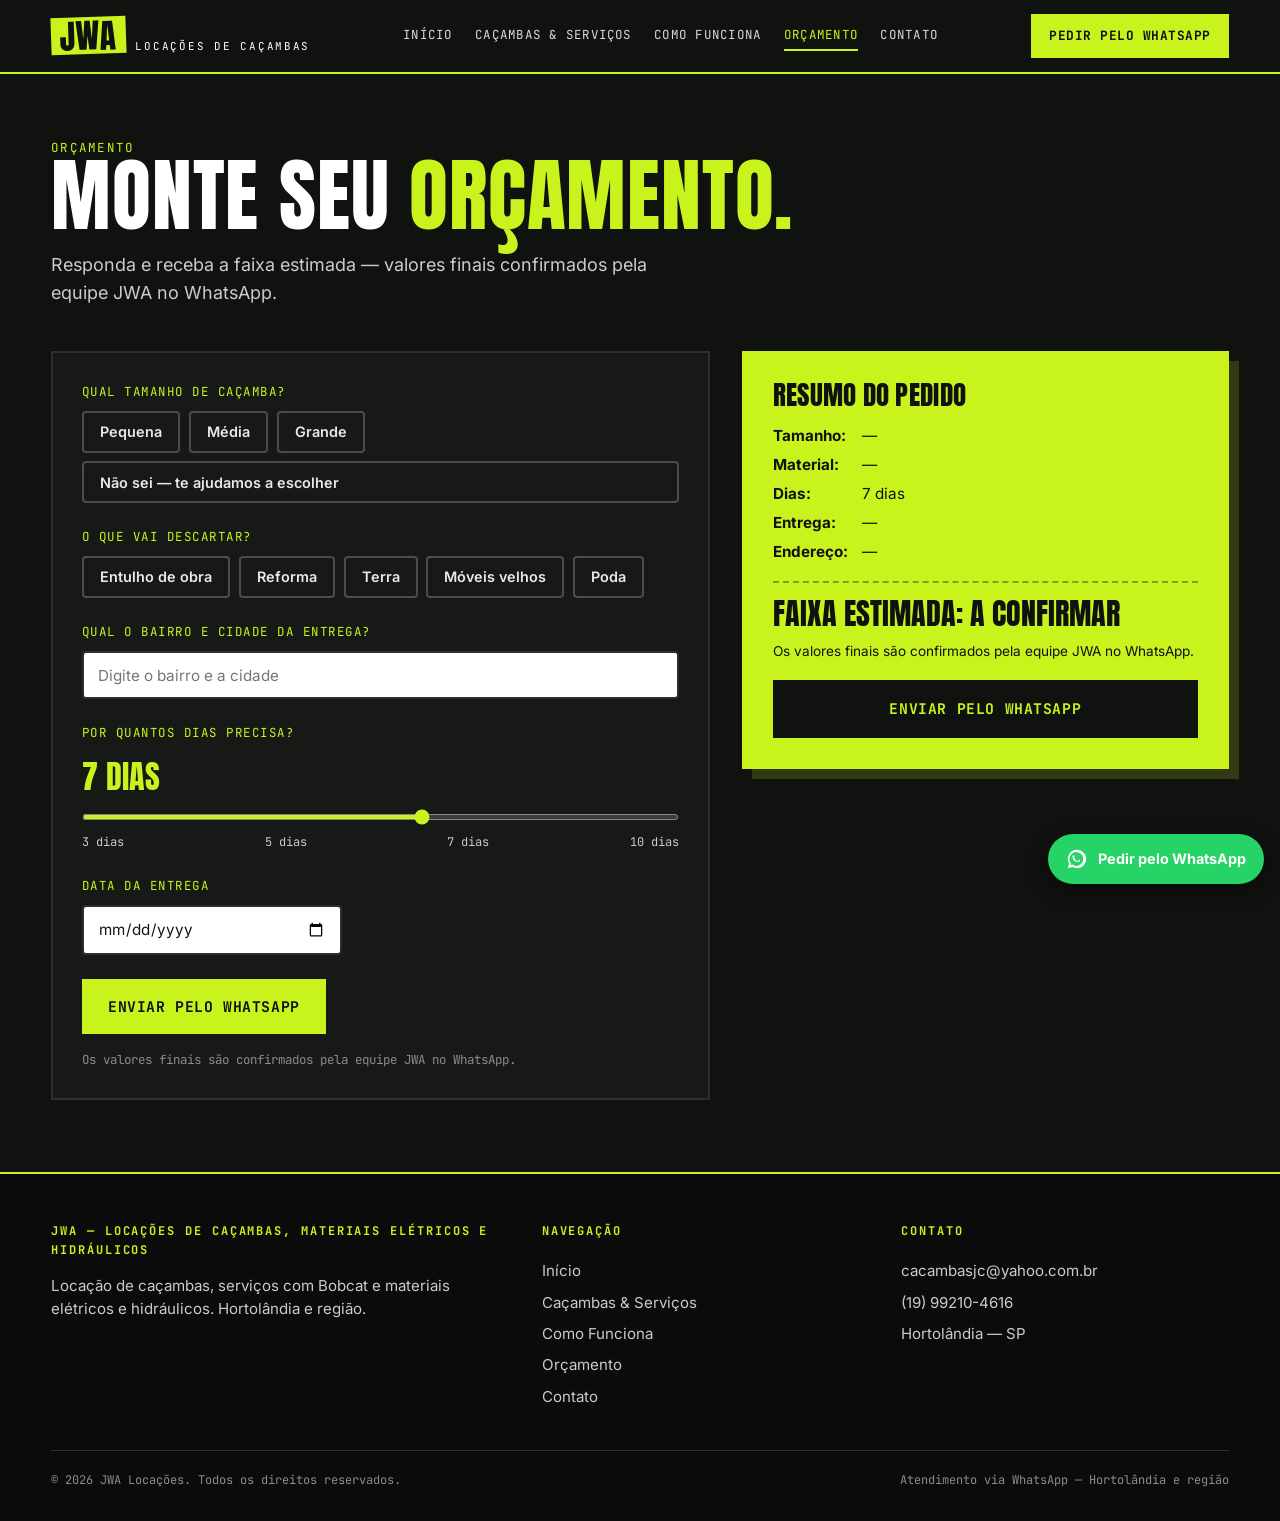
<file: orcamento.html>
<!DOCTYPE html>
<html lang="pt-BR">
<head>
<meta charset="UTF-8">
<meta name="viewport" content="width=device-width, initial-scale=1.0">
<title>Orçamento — JWA Locações de Caçambas | Hortolândia/SP</title>
<meta name="description" content="Monte seu orçamento de caçamba: escolha o tamanho, o material, o bairro, os dias e a data. A faixa estimada é confirmada pela equipe JWA no WhatsApp.">
<link rel="stylesheet" href="assets/css/style.css">
</head>
<body>
<header class="site">
  <div class="wrap header-in">
    <a class="logo" href="index.html" aria-label="JWA Locações — Início"><span class="mark">JWA</span><span class="word">Locações de Caçambas</span></a>
    <button class="burger" aria-label="Abrir menu" aria-expanded="false">☰</button>
    <nav class="main" aria-label="Navegação principal">
      <a href="index.html">Início</a>
      <a href="cacambas.html">Caçambas &amp; Serviços</a>
      <a href="como-funciona.html">Como Funciona</a>
      <a href="orcamento.html" class="active" aria-current="page">Orçamento</a>
      <a href="contato.html">Contato</a>
    </nav>
    <a class="btn small nav-cta" href="index.html#bot-phone">Pedir pelo WhatsApp</a>
  </div>
</header>

<main>
  <div class="wrap page-hero">
    <p class="eyebrow">Orçamento</p>
    <h1>Monte seu <span>orçamento.</span></h1>
    <p class="lead">Responda e receba a faixa estimada — valores finais confirmados pela equipe JWA no WhatsApp.</p>
  </div>

  <section class="block" style="padding-top:0">
    <div class="wrap quote-grid">
      <form class="qform" id="quote-form">
        <div class="field">
          <span class="lbl" id="lbl-tamanho">Qual tamanho de caçamba?</span>
          <div class="pick" data-pick="tamanho" role="group" aria-labelledby="lbl-tamanho">
            <button type="button" data-value="Pequena">Pequena</button>
            <button type="button" data-value="Média">Média</button>
            <button type="button" data-value="Grande">Grande</button>
            <button type="button" class="wide" data-value="Não sei o tamanho">Não sei — te ajudamos a escolher</button>
          </div>
        </div>
        <div class="field">
          <span class="lbl" id="lbl-tipo">O que vai descartar?</span>
          <div class="pick" data-pick="tipo" role="group" aria-labelledby="lbl-tipo">
            <button type="button" data-value="Entulho de obra">Entulho de obra</button>
            <button type="button" data-value="Reforma">Reforma</button>
            <button type="button" data-value="Terra">Terra</button>
            <button type="button" data-value="Móveis velhos">Móveis velhos</button>
            <button type="button" data-value="Poda">Poda</button>
          </div>
        </div>
        <div class="field">
          <label for="q-bairro">Qual o bairro e cidade da entrega?</label>
          <input type="text" id="q-bairro" placeholder="Digite o bairro e a cidade" autocomplete="off">
        </div>
        <div class="field">
          <label for="q-dias">Por quantos dias precisa?</label>
          <div class="slider-val" id="q-dias-val">7 dias</div>
          <input type="range" id="q-dias" min="3" max="10" step="1" value="7" aria-label="Dias de locação">
          <div class="slider-labels"><span>3 dias</span><span>5 dias</span><span>7 dias</span><span>10 dias</span></div>
        </div>
        <div class="field">
          <label for="q-data">Data da entrega</label>
          <input type="date" id="q-data" aria-label="Data de entrega">
        </div>
        <button type="submit" class="btn">Enviar pelo WhatsApp</button>
        <p class="form-ok" id="quote-ok">Demonstração: sua estimativa foi registrada. O pedido oficial é pelo bot do WhatsApp — os valores finais são confirmados pela equipe JWA.</p>
        <p class="footnote" style="margin-top:1rem">Os valores finais são confirmados pela equipe JWA no WhatsApp.</p>
      </form>

      <aside class="est-panel" aria-live="polite">
        <h3>Resumo do pedido</h3>
        <dl>
          <dt>Tamanho:</dt><dd data-est="tamanho">—</dd>
          <dt>Material:</dt><dd data-est="tipo">—</dd>
          <dt>Dias:</dt><dd data-est="dias">7 dias</dd>
          <dt>Entrega:</dt><dd data-est="data">—</dd>
          <dt>Endereço:</dt><dd data-est="bairro">—</dd>
        </dl>
        <p class="price">Faixa estimada: a confirmar</p>
        <p class="note">Os valores finais são confirmados pela equipe JWA no WhatsApp.</p>
        <a class="btn dark" href="index.html#bot-phone">Enviar pelo WhatsApp</a>
      </aside>
    </div>
  </section>
</main>

<footer class="site">
  <div class="wrap">
    <div class="foot-grid">
      <div>
        <h4>JWA — Locações de Caçambas, Materiais Elétricos e Hidráulicos</h4>
        <p style="color:#c9ccc9;font-size:.94rem">Locação de caçambas, serviços com Bobcat e materiais elétricos e hidráulicos. Hortolândia e região.</p>
      </div>
      <div>
        <h4>Navegação</h4>
        <a href="index.html">Início</a>
        <a href="cacambas.html">Caçambas &amp; Serviços</a>
        <a href="como-funciona.html">Como Funciona</a>
        <a href="orcamento.html">Orçamento</a>
        <a href="contato.html">Contato</a>
      </div>
      <div>
        <h4>Contato</h4>
        <a href="mailto:cacambasjc@yahoo.com.br">cacambasjc@yahoo.com.br</a>
        <a href="tel:+5519992104616">(19) 99210-4616</a>
        <a href="contato.html">Hortolândia — SP</a>
      </div>
    </div>
    <div class="copy"><span>© 2026 JWA Locações. Todos os direitos reservados.</span><span>Atendimento via WhatsApp — Hortolândia e região</span></div>
  </div>
</footer>

<a class="sticky-wa" href="index.html#bot-phone" aria-label="Pedir pelo WhatsApp">
  <svg width="22" height="22" viewBox="0 0 24 24" fill="none" aria-hidden="true"><path d="M12 2a10 10 0 0 0-8.6 15.1L2 22l5.1-1.3A10 10 0 1 0 12 2Z" fill="#fff"/><path d="M12 4.5A7.5 7.5 0 0 0 5.4 16.6L5 18.5l2-.5A7.5 7.5 0 1 0 12 4.5Z" fill="#25D366"/><path d="M9 8.8c-.3 2.5 1.7 5.4 4.4 5.9l.7-.6-.9-1.2 1-.4c.5.2 1 .6 1.1 1.1.2.8-.3 1.6-1.1 1.7-3.3.4-6.9-2.2-7.2-5.6-.1-.8.4-1.5 1.1-1.7.5-.1 1 .1 1.2.6l.3.8-.6.4Z" fill="#fff"/></svg>
  Pedir pelo WhatsApp
</a>

<script src="assets/js/main.js"></script>
</body>
</html>
</file>
<file: assets/css/style.css>
@font-face{font-family:'Anton';font-style:normal;font-weight:400;font-display:swap;src:url('../fonts/anton-400.woff2') format('woff2')}
@font-face{font-family:'Inter';font-style:normal;font-weight:400;font-display:swap;src:url('../fonts/inter-400.woff2') format('woff2')}
@font-face{font-family:'Inter';font-style:normal;font-weight:500;font-display:swap;src:url('../fonts/inter-500.woff2') format('woff2')}
@font-face{font-family:'Inter';font-style:normal;font-weight:600;font-display:swap;src:url('../fonts/inter-600.woff2') format('woff2')}
@font-face{font-family:'Inter';font-style:normal;font-weight:700;font-display:swap;src:url('../fonts/inter-700.woff2') format('woff2')}
@font-face{font-family:'Inter';font-style:normal;font-weight:800;font-display:swap;src:url('../fonts/inter-800.woff2') format('woff2')}
@font-face{font-family:'JetBrains Mono';font-style:normal;font-weight:400;font-display:swap;src:url('../fonts/jetbrains-mono-400.woff2') format('woff2')}
@font-face{font-family:'JetBrains Mono';font-style:normal;font-weight:500;font-display:swap;src:url('../fonts/jetbrains-mono-500.woff2') format('woff2')}
@font-face{font-family:'JetBrains Mono';font-style:normal;font-weight:700;font-display:swap;src:url('../fonts/jetbrains-mono-700.woff2') format('woff2')}

:root{
  --lime:#C8F31D; --asphalt:#101210; --asphalt2:#171917; --concrete:#EDEDE6;
  --white:#FFFFFF; --ink:#141514; --wa:#25D366; --wa-dark:#075E54; --wa-bg:#EFEAE2;
  --wa-user:#D9FDD3; --line:#2a2d2a;
  --display:'Anton', 'Arial Narrow', sans-serif;
  --body:'Inter', system-ui, sans-serif;
  --mono:'JetBrains Mono', ui-monospace, monospace;
}
*{margin:0;padding:0;box-sizing:border-box}
html{scroll-behavior:smooth}
body{font-family:var(--body);background:var(--asphalt);color:var(--white);line-height:1.55;font-size:16px;overflow-x:hidden}
img,svg{max-width:100%;display:block}
a{color:inherit}
.wrap{width:min(1180px,92%);margin:0 auto}
h1,h2,h3,.display{font-family:var(--display);text-transform:uppercase;line-height:.95;letter-spacing:.01em;font-weight:400}
.eyebrow{font-family:var(--mono);font-size:.78rem;letter-spacing:.18em;text-transform:uppercase;color:var(--lime)}
.eyebrow.dark{color:#3d5a00}
.lead{font-size:1.12rem;color:#c9ccc9;max-width:56ch}
.lead.dark{color:#3a3d3a}
.hazard{height:14px;background:repeating-linear-gradient(-45deg,var(--lime) 0 18px,var(--asphalt) 18px 36px)}
.hazard.thin{height:8px}
.btn{display:inline-flex;align-items:center;gap:.55rem;background:var(--lime);color:var(--asphalt);font-family:var(--mono);font-weight:700;font-size:.92rem;letter-spacing:.04em;text-transform:uppercase;text-decoration:none;padding:1rem 1.5rem;border:2px solid var(--lime);cursor:pointer;transition:transform .15s cubic-bezier(.16,1,.3,1),box-shadow .15s}
.btn:hover{transform:translate(-3px,-3px);box-shadow:6px 6px 0 rgba(200,243,29,.35)}
.btn.ghost{background:transparent;color:var(--lime);border-color:var(--lime)}
.btn.ghost:hover{box-shadow:6px 6px 0 rgba(200,243,29,.2)}
.btn.dark{background:var(--asphalt);color:var(--lime);border-color:var(--asphalt)}
.btn.small{padding:.65rem 1rem;font-size:.8rem}
.tag{font-family:var(--mono);font-size:.72rem;letter-spacing:.14em;text-transform:uppercase}

/* ---------- header ---------- */
header.site{position:sticky;top:0;z-index:60;background:var(--asphalt);border-bottom:2px solid var(--lime)}
.header-in{display:flex;align-items:center;justify-content:space-between;gap:1rem;padding:.85rem 0}
.logo{display:flex;align-items:baseline;gap:.6rem;text-decoration:none}
.logo .mark{font-family:var(--display);font-size:2.1rem;line-height:1;color:var(--asphalt);background:var(--lime);padding:.1rem .55rem;transform:rotate(-2deg)}
.logo .word{font-family:var(--mono);font-size:.68rem;letter-spacing:.16em;color:var(--white);text-transform:uppercase}
nav.main{display:flex;gap:1.4rem;align-items:center}
nav.main a{font-family:var(--mono);font-size:.78rem;letter-spacing:.1em;text-transform:uppercase;text-decoration:none;color:#d8dad8;padding:.3rem 0;border-bottom:2px solid transparent}
nav.main a:hover,nav.main a.active{color:var(--lime);border-bottom-color:var(--lime)}
.nav-cta{display:inline-flex}
.burger{display:none;background:none;border:2px solid var(--lime);color:var(--lime);font-family:var(--mono);font-size:1rem;padding:.4rem .7rem;cursor:pointer}
@media(max-width:900px){
  nav.main{position:absolute;top:100%;left:0;right:0;background:var(--asphalt);flex-direction:column;align-items:flex-start;padding:1rem 4%;gap:.9rem;border-bottom:2px solid var(--lime);display:none}
  nav.main.open{display:flex}
  .burger{display:block}
  .nav-cta{display:none}
  .logo .word{display:none}
}

/* ---------- hero ---------- */
.hero{display:grid;grid-template-columns:1.05fr .95fr;gap:3rem;padding:4.5rem 0 4rem;align-items:center}
.hero h1{font-size:clamp(3rem,7.2vw,6.2rem);color:var(--white)}
.hero h1 span{color:var(--lime)}
.hero .lead{margin:1.4rem 0 1.6rem}
.chips{display:flex;flex-wrap:wrap;gap:.6rem;margin-bottom:2rem}
.chip{font-family:var(--mono);font-size:.75rem;letter-spacing:.08em;text-transform:uppercase;border:1.5px solid var(--lime);color:var(--lime);padding:.45rem .8rem;border-radius:999px}
.hero-cta{display:flex;flex-wrap:wrap;gap:1rem;align-items:center}
.hero-cta .link{font-family:var(--mono);font-size:.85rem;color:var(--white);text-decoration:underline;text-underline-offset:4px}
@media(max-width:900px){.hero{grid-template-columns:1fr;padding:3rem 0 2.5rem;gap:2.2rem}}

/* ---------- phone / chat mock ---------- */
.phone{position:relative;background:var(--asphalt2);border:3px solid var(--lime);border-radius:28px;overflow:hidden;box-shadow:14px 14px 0 rgba(200,243,29,.16);transform:rotate(.6deg)}
.phone::before{content:"";display:block;height:12px;background:repeating-linear-gradient(-45deg,var(--lime) 0 14px,var(--asphalt) 14px 28px)}
.phone-label{font-family:var(--mono);font-size:.68rem;letter-spacing:.16em;text-transform:uppercase;text-align:center;color:var(--asphalt);background:var(--lime);padding:.45rem}
.wa-head{background:var(--wa-dark);color:#fff;display:flex;align-items:center;gap:.7rem;padding:.75rem .9rem}
.wa-avatar{width:40px;height:40px;border-radius:50%;background:var(--lime);color:var(--asphalt);display:flex;align-items:center;justify-content:center;font-family:var(--display);font-size:1.15rem;flex:none}
.wa-head .nm{font-weight:700;font-size:.95rem;line-height:1.2}
.wa-head .st{font-size:.72rem;color:#cfe8d8}
.wa-head .tag-demo{margin-left:auto;font-family:var(--mono);font-size:.6rem;letter-spacing:.1em;background:rgba(255,255,255,.16);padding:.25rem .5rem;border-radius:999px;white-space:nowrap}
.chat{background:var(--wa-bg);padding:1rem .8rem .9rem;min-height:430px;max-height:520px;overflow-y:auto;display:flex;flex-direction:column;gap:.55rem}
.bubble{max-width:82%;padding:.6rem .75rem;border-radius:12px;font-size:.92rem;line-height:1.45;color:#111;animation:pop .28s cubic-bezier(.16,1,.3,1) both;box-shadow:0 1px 1px rgba(0,0,0,.12)}
.bubble.bot{background:#fff;border-top-left-radius:3px;align-self:flex-start}
.bubble.user{background:var(--wa-user);border-top-right-radius:3px;align-self:flex-end}
.bubble .time{display:block;font-size:.62rem;color:#667781;text-align:right;margin-top:.2rem}
@keyframes pop{from{opacity:0;transform:translateY(10px) scale(.96)}to{opacity:1;transform:none}}
.typing{display:inline-flex;gap:4px;background:#fff;padding:.7rem .9rem;border-radius:12px;border-top-left-radius:3px;align-self:flex-start;box-shadow:0 1px 1px rgba(0,0,0,.12)}
.typing i{width:7px;height:7px;border-radius:50%;background:#8696a0;animation:tp 1s infinite}
.typing i:nth-child(2){animation-delay:.15s}.typing i:nth-child(3){animation-delay:.3s}
@keyframes tp{0%,100%{transform:translateY(0);opacity:.5}50%{transform:translateY(-4px);opacity:1}}
.quick{display:flex;flex-wrap:wrap;gap:.45rem;align-self:flex-start;max-width:100%;animation:pop .28s cubic-bezier(.16,1,.3,1) both}
.quick button{font-family:var(--body);font-weight:600;font-size:.82rem;background:#fff;border:1.5px solid var(--wa-dark);color:var(--wa-dark);border-radius:999px;padding:.45rem .85rem;cursor:pointer;transition:transform .12s}
.quick button:hover{background:var(--wa-dark);color:#fff;transform:translateY(-1px)}
.chat-input{display:flex;gap:.5rem;padding:.6rem .7rem;background:#f0f2f5}
.chat-input input{flex:1;border:1.5px solid #d1d7db;border-radius:999px;padding:.6rem .9rem;font-family:var(--body);font-size:.9rem;min-width:0}
.chat-input button{background:var(--wa);border:none;color:#fff;font-weight:700;border-radius:999px;padding:.6rem 1rem;cursor:pointer;font-size:.85rem}
.summary{background:#fff;border:2px solid var(--wa-dark);border-radius:14px;padding:.9rem;align-self:stretch;animation:pop .3s cubic-bezier(.16,1,.3,1) both}
.summary h4{font-family:var(--mono);font-size:.8rem;letter-spacing:.1em;text-transform:uppercase;color:var(--wa-dark);margin-bottom:.55rem}
.summary dl{display:grid;grid-template-columns:auto 1fr;gap:.25rem .8rem;font-size:.88rem}
.summary dt{font-weight:700}
.summary dd{color:#333}
.summary .note{font-size:.78rem;color:#667781;margin-top:.55rem}
.summary .btn{width:100%;justify-content:center;margin-top:.7rem;background:var(--wa);border-color:var(--wa);color:#fff}
.chat-reset{text-align:center;padding:.5rem;background:var(--wa-bg)}
.chat-reset button{background:none;border:none;font-family:var(--mono);font-size:.72rem;letter-spacing:.08em;text-transform:uppercase;color:#667781;cursor:pointer;text-decoration:underline}

/* ---------- ticker ---------- */
.ticker{background:var(--lime);color:var(--asphalt);overflow:hidden;padding:.7rem 0;border-top:2px solid var(--asphalt);border-bottom:2px solid var(--asphalt)}
.ticker-track{display:flex;gap:0;white-space:nowrap;animation:tick 22s linear infinite;font-family:var(--display);font-size:1.35rem;letter-spacing:.06em;text-transform:uppercase;width:max-content}
.ticker-track span{padding-right:1.2rem}
@keyframes tick{from{transform:translateX(0)}to{transform:translateX(-50%)}}

/* ---------- sections ---------- */
section.block{padding:4.5rem 0}
section.light{background:var(--concrete);color:var(--ink)}
section.light .lead{color:#3a3d3a}
.sec-head{margin-bottom:2.4rem}
.sec-head h2{font-size:clamp(2.1rem,4.6vw,3.6rem)}
.sec-head h2 span{color:var(--lime)}
section.light .sec-head h2 span{color:#5c8a00}
.cards{display:grid;grid-template-columns:repeat(3,1fr);gap:1.4rem}
.card{background:var(--asphalt2);border:2px solid #2c2f2c;padding:1.6rem;position:relative}
.card:nth-child(2){transform:rotate(1deg)}
.card:nth-child(3){transform:rotate(-1deg)}
.card h3{font-size:1.5rem;margin:.7rem 0 .6rem}
.card h3 span{color:var(--lime)}
.card p{color:#c9ccc9;font-size:.95rem}
.card .num{font-family:var(--mono);font-weight:700;color:var(--lime);font-size:.8rem;letter-spacing:.14em}
section.light .card{background:#fff;border-color:var(--asphalt);box-shadow:7px 7px 0 var(--asphalt)}
section.light .card p{color:#3a3d3a}
section.light .card:nth-child(2){transform:rotate(-1deg)}
section.light .card:nth-child(3){transform:rotate(1deg)}
.card .btn{margin-top:1.1rem}
.size-tag{font-family:var(--mono);font-size:.72rem;letter-spacing:.12em;text-transform:uppercase;background:var(--lime);color:var(--asphalt);display:inline-block;padding:.3rem .6rem;font-weight:700}
.footnote{font-family:var(--mono);font-size:.78rem;color:#8a8d8a;margin-top:1.6rem}
section.light .footnote{color:#5a5d5a}
@media(max-width:900px){.cards{grid-template-columns:1fr}.card:nth-child(n){transform:none}}

/* process band */
.process-band{background:var(--lime);color:var(--asphalt);padding:3.5rem 0;text-align:center}
.process-band h2{font-size:clamp(2.6rem,8vw,6rem)}
.process-band h2 .dot{color:#fff}
.process-band p{font-family:var(--mono);font-size:.85rem;letter-spacing:.1em;text-transform:uppercase;margin-top:1rem}

/* CTA band */
.cta-band{padding:4.5rem 0;text-align:center}
.cta-band h2{font-size:clamp(2.4rem,6vw,4.5rem)}
.cta-band h2 span{color:var(--lime)}
.cta-band p{margin:1rem auto 1.8rem;color:#c9ccc9;max-width:52ch}

/* page hero */
.page-hero{padding:4rem 0 2.8rem}
.page-hero h1{font-size:clamp(2.6rem,6.5vw,5rem)}
.page-hero h1 span{color:var(--lime)}
.page-hero .lead{margin-top:1.1rem}

/* steps */
.steps{display:grid;grid-template-columns:repeat(4,1fr);gap:1.2rem;counter-reset:step}
.step{border-top:6px solid var(--lime);padding-top:1.1rem}
.step .big{font-family:var(--display);font-size:4.2rem;line-height:1;color:var(--lime)}
.step h3{font-size:1.3rem;margin:.7rem 0 .5rem}
.step p{color:#c9ccc9;font-size:.95rem}
@media(max-width:900px){.steps{grid-template-columns:1fr 1fr}}
@media(max-width:560px){.steps{grid-template-columns:1fr}}

/* before/after */
.ba{display:grid;grid-template-columns:1fr 1fr;gap:1.4rem}
.ba-box{padding:2rem;border:2px solid #2c2f2c}
.ba-box.after{background:var(--lime);color:var(--asphalt);border-color:var(--lime);transform:rotate(.6deg)}
.ba-box h3{font-size:1.7rem;margin-bottom:.8rem}
.ba-box ul{list-style:none}
.ba-box li{padding:.45rem 0;border-bottom:1px dashed rgba(255,255,255,.25);font-size:.95rem}
.ba-box.after li{border-bottom-color:rgba(0,0,0,.2)}
@media(max-width:700px){.ba{grid-template-columns:1fr}}

/* two-col lists */
.cols2{display:grid;grid-template-columns:1fr 1fr;gap:1.4rem}
.list-box{border:2px solid var(--asphalt);padding:1.8rem;background:#fff}
.list-box.no{border-color:#b3261e}
.list-box h3{font-size:1.4rem;margin-bottom:.9rem}
.list-box.no h3{color:#b3261e}
.list-box ul{list-style:none}
.list-box li{padding:.5rem 0 .5rem 1.6rem;position:relative;border-bottom:1px solid #e3e3dc;font-size:.96rem}
.list-box li::before{content:"✓";position:absolute;left:0;color:#3d7a00;font-weight:700}
.list-box.no li::before{content:"✕";color:#b3261e}
@media(max-width:700px){.cols2{grid-template-columns:1fr}}

/* service blocks */
.svc{display:grid;grid-template-columns:1fr 1fr;gap:1.4rem;margin-top:1.4rem}
.svc-box{background:var(--asphalt2);border:2px solid #2c2f2c;padding:2rem}
.svc-box h3{font-size:1.6rem;margin-bottom:.6rem}
.svc-box h3 span{color:var(--lime)}
.svc-box p{color:#c9ccc9}
.svc-box .btn{margin-top:1.2rem}
@media(max-width:700px){.svc{grid-template-columns:1fr}}

/* FAQ */
.faq{max-width:820px}
.faq-item{border:2px solid #2c2f2c;margin-bottom:.8rem;background:var(--asphalt2)}
.faq-item button{width:100%;background:none;border:none;color:var(--white);font-family:var(--body);font-weight:700;font-size:1rem;text-align:left;padding:1.1rem 1.2rem;cursor:pointer;display:flex;justify-content:space-between;gap:1rem;align-items:center}
.faq-item button .pm{font-family:var(--mono);color:var(--lime);font-size:1.3rem;flex:none}
.faq-item .ans{display:none;padding:0 1.2rem 1.2rem;color:#c9ccc9}
.faq-item.open .ans{display:block}
.faq-item.open button .pm{transform:rotate(45deg)}
section.light .faq-item{background:#fff;border-color:var(--asphalt)}
section.light .faq-item button{color:var(--ink)}
section.light .faq-item .ans{color:#3a3d3a}

/* ---------- form / orçamento ---------- */
.quote-grid{display:grid;grid-template-columns:1.15fr .85fr;gap:2rem;align-items:start}
@media(max-width:900px){.quote-grid{grid-template-columns:1fr}}
.qform{background:var(--asphalt2);border:2px solid #2c2f2c;padding:1.8rem}
.field{margin-bottom:1.5rem}
.field>label,.field .lbl{display:block;font-family:var(--mono);font-size:.78rem;letter-spacing:.12em;text-transform:uppercase;color:var(--lime);margin-bottom:.6rem}
.pick{display:flex;flex-wrap:wrap;gap:.55rem}
.pick button{font-family:var(--body);font-weight:600;font-size:.9rem;background:transparent;border:2px solid #4a4d4a;color:#e8eae8;padding:.65rem 1rem;cursor:pointer;border-radius:4px;transition:all .12s}
.pick button:hover{border-color:var(--lime);color:var(--lime)}
.pick button.sel{background:var(--lime);border-color:var(--lime);color:var(--asphalt)}
.pick button.wide{width:100%;text-align:left}
input[type=text],input[type=email],input[type=tel],input[type=date],textarea{width:100%;background:#fff;color:var(--ink);border:2px solid #2c2f2c;padding:.8rem .9rem;font-family:var(--body);font-size:.95rem;border-radius:4px}
input[type=date]{max-width:260px}
textarea{min-height:120px;resize:vertical}
input[type=range]{width:100%;accent-color:var(--lime);height:6px}
.slider-labels{display:flex;justify-content:space-between;font-family:var(--mono);font-size:.75rem;color:#c9ccc9;margin-top:.4rem}
.slider-val{font-family:var(--display);font-size:2rem;color:var(--lime);text-transform:uppercase}
.est-panel{position:sticky;top:110px;background:var(--lime);color:var(--asphalt);padding:1.8rem;border:2px solid var(--lime);box-shadow:10px 10px 0 rgba(200,243,29,.18)}
.est-panel h3{font-size:1.7rem;margin-bottom:1rem}
.est-panel dl{display:grid;grid-template-columns:auto 1fr;gap:.35rem .9rem;font-size:.95rem;margin-bottom:1.1rem}
.est-panel dt{font-weight:700}
.est-panel .price{font-family:var(--display);font-size:1.9rem;text-transform:uppercase;line-height:1.05;border-top:2px dashed rgba(0,0,0,.35);padding-top:.9rem}
.est-panel .note{font-size:.85rem;margin-top:.7rem}
.est-panel .btn{width:100%;justify-content:center;margin-top:1.1rem}
@media(max-width:900px){.est-panel{position:static}}
.form-ok{display:none;background:#e9fbe7;border:2px solid #2e7d32;color:#1b5e20;padding:1rem;margin-top:1rem;font-weight:600}

/* ---------- contact ---------- */
.contact-cards{display:grid;grid-template-columns:repeat(4,1fr);gap:1.2rem}
.ccard{background:var(--asphalt2);border:2px solid #2c2f2c;padding:1.5rem}
.ccard .k{font-family:var(--mono);font-size:.72rem;letter-spacing:.14em;text-transform:uppercase;color:var(--lime)}
.ccard .v{font-weight:700;font-size:1.05rem;margin-top:.5rem;word-break:break-word}
.ccard .v a{color:var(--white);text-decoration:underline;text-underline-offset:3px}
.ccard p{font-size:.88rem;color:#c9ccc9;margin-top:.4rem}
@media(max-width:900px){.contact-cards{grid-template-columns:1fr 1fr}}
@media(max-width:520px){.contact-cards{grid-template-columns:1fr}}
.map-block{border:2px dashed #4a4d4a;padding:3rem 1.5rem;text-align:center;margin-top:1.4rem;background:var(--asphalt2)}
.map-block .pin{font-size:2.4rem}
.map-block h3{font-size:1.5rem;margin:.6rem 0}
.map-block p{color:#c9ccc9;font-family:var(--mono);font-size:.8rem;letter-spacing:.08em;text-transform:uppercase}

/* ---------- footer ---------- */
footer.site{background:#0a0b0a;border-top:2px solid var(--lime);padding:3rem 0 2rem}
.foot-grid{display:grid;grid-template-columns:1.4fr 1fr 1fr;gap:2rem}
footer h4{font-family:var(--mono);font-size:.75rem;letter-spacing:.16em;text-transform:uppercase;color:var(--lime);margin-bottom:.9rem}
footer a{display:block;color:#c9ccc9;text-decoration:none;padding:.25rem 0;font-size:.94rem}
footer a:hover{color:var(--lime)}
footer .copy{margin-top:2.4rem;padding-top:1.2rem;border-top:1px solid #2c2f2c;font-family:var(--mono);font-size:.75rem;color:#8a8d8a;display:flex;justify-content:space-between;flex-wrap:wrap;gap:.6rem}
@media(max-width:760px){.foot-grid{grid-template-columns:1fr}}

/* sticky WA cta */
.sticky-wa{position:fixed;right:16px;bottom:16px;z-index:70;display:flex;align-items:center;gap:.6rem;background:var(--wa);color:#fff;text-decoration:none;font-weight:700;font-size:.9rem;padding:.85rem 1.15rem;border-radius:999px;box-shadow:0 6px 20px rgba(0,0,0,.45)}
.sticky-wa:hover{transform:translateY(-2px)}
.sticky-wa svg{flex:none}

.reveal{animation:rise .5s cubic-bezier(.16,1,.3,1) both}
@keyframes rise{from{opacity:0;transform:translateY(16px)}to{opacity:1;transform:none}}
@media (prefers-reduced-motion:reduce){*{animation-duration:.01ms!important;transition-duration:.01ms!important}}
</file>
